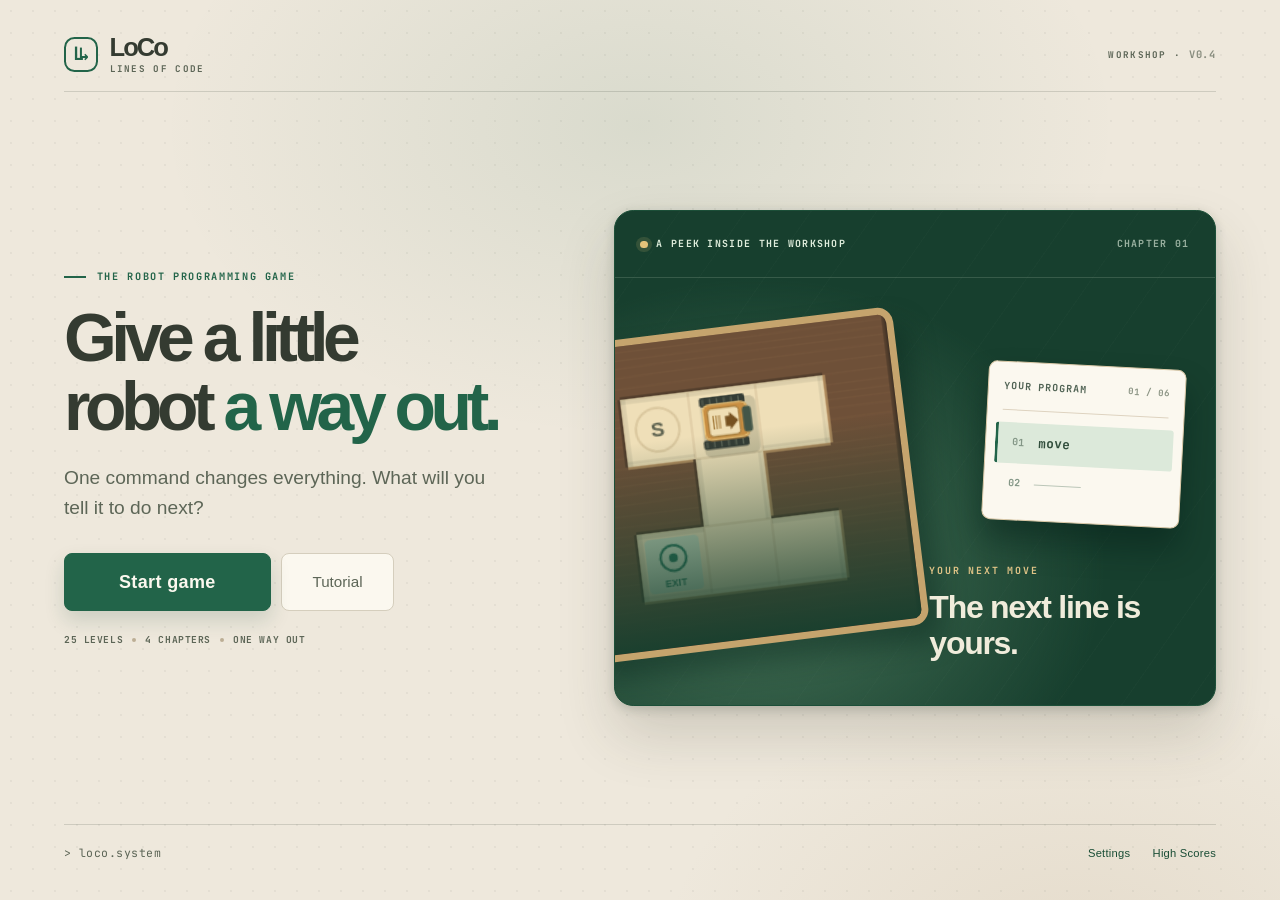
<file: index.html>
<!DOCTYPE html>
<html lang="en">
<head>
  <meta charset="UTF-8">
  <meta name="viewport" content="width=device-width, initial-scale=1.0">
  <meta name="theme-color" content="#eee8dc">
  <title>LoCo — Lines of Code</title>
  <link rel="preconnect" href="https://fonts.googleapis.com">
  <link rel="preconnect" href="https://fonts.gstatic.com" crossorigin>
  <link href="https://fonts.googleapis.com/css2?family=JetBrains+Mono:wght@400;700&display=swap" rel="stylesheet">
  <link rel="stylesheet" href="styles/main.css">
</head>
<body>
  <main id="app">
    <section id="screen-title" class="screen">
      <div class="title-card">
        <header class="title-masthead">
          <div class="title-identity">
            <span class="title-mark" aria-hidden="true">L↳</span>
            <div>
              <div class="title-wordmark">LoCo</div>
              <span class="title-identity-note">LINES OF CODE</span>
            </div>
          </div>
          <span class="title-version">WORKSHOP · <span class="version-mini"></span></span>
        </header>
        <div class="title-hero">
          <section class="title-intro" aria-labelledby="title-heading">
            <p class="title-eyebrow">THE ROBOT PROGRAMMING GAME</p>
            <h1 id="title-heading">Give a little robot <em>a way out.</em></h1>
            <p class="title-lead">One command changes everything. What will you tell it to do next?</p>
            <div class="title-actions">
              <button id="btn-play" class="btn btn-primary btn-large" data-module="maze">Start game</button>
              <button id="btn-tutorial" class="btn btn-secondary" data-module="tutorial">Tutorial</button>
            </div>
            <p class="title-meta"><span>25 LEVELS</span><i aria-hidden="true"></i><span>4 CHAPTERS</span><i aria-hidden="true"></i><span>ONE WAY OUT</span></p>
            <pre class="boot-log" hidden aria-live="polite"></pre>
          </section>
          <aside id="title-preview" class="title-preview" aria-labelledby="title-preview-heading" aria-describedby="title-preview-description">
            <div class="title-preview-header">
              <h2 id="title-preview-heading"><i aria-hidden="true"></i>A PEEK INSIDE THE WORKSHOP</h2>
              <span>CHAPTER 01</span>
            </div>
            <div class="title-preview-board-panel">
              <div class="canvas-wrap">
                <canvas id="title-preview-board" aria-hidden="true"></canvas>
              </div>
            </div>
            <div class="title-preview-program" aria-hidden="true">
              <div class="title-preview-program-head"><span>YOUR PROGRAM</span><span>01 / 06</span></div>
              <div id="title-preview-command" class="title-preview-line is-active"><span>01</span><b>move</b></div>
              <div class="title-preview-line title-preview-line-empty"><span>02</span><i></i></div>
            </div>
            <div class="title-preview-prompt" aria-hidden="true"><small>YOUR NEXT MOVE</small><strong>The next line is yours.</strong></div>
            <p id="title-preview-description" class="sr-only">A cropped glimpse of the Workshop shows a small brass robot on a walnut maze board. Its program has one move command and an empty second line for you to write.</p>
          </aside>
        </div>
      </div>
      <footer class="title-footer">
        <pre class="boot-ticker" aria-hidden="true"><span id="ticker-text"></span></pre>
        <nav class="tab-bar" aria-label="Main">
          <button class="tab" data-module="settings">Settings</button>
          <button class="tab" data-module="scores">High Scores</button>
        </nav>
      </footer>
    </section>

    <section id="screen-levels" class="screen hidden">
      <header class="screen-header">
        <button id="btn-title" class="btn btn-ghost">← Title</button>
        <h2>Choose a level</h2>
        <span class="spacer"></span>
      </header>
      <div id="level-list" class="level-list"></div>
    </section>

    <section id="screen-game" class="screen hidden">
      <header class="screen-header">
        <span class="game-brand" aria-label="LoCo">LoCo</span>
        <button id="btn-back" class="btn btn-ghost">← Levels</button>
        <h2 id="level-name"></h2>
        <span id="level-progress" class="level-progress"></span>
      </header>
      <div id="tutorial-hints" class="tutorial-hints hidden">
        <p id="tutorial-hint-text" role="status" aria-live="polite" aria-atomic="true"></p>
        <button id="btn-tutorial-skip" type="button" class="btn btn-ghost btn-small">Skip tutorial</button>
      </div>
      <div id="tutorial-tour" class="hidden">
        <div class="tutorial-tour-blocker" aria-hidden="true"></div>
        <div id="tutorial-spotlight" class="tutorial-spotlight" aria-hidden="true"></div>
        <section id="tutorial-tour-card" class="tutorial-tour-card" role="dialog" aria-modal="true"
                 aria-labelledby="tutorial-tour-title" aria-describedby="tutorial-tour-copy">
          <p id="tutorial-tour-progress" class="tutorial-tour-progress"></p>
          <h3 id="tutorial-tour-title" tabindex="-1"></h3>
          <p id="tutorial-tour-copy"></p>
          <div class="tutorial-tour-actions">
            <button id="btn-tour-skip" type="button" class="btn btn-ghost">Skip guide</button>
            <button id="btn-tour-back" type="button" class="btn btn-secondary">Back</button>
            <button id="btn-tour-next" type="button" class="btn btn-primary">Next</button>
          </div>
        </section>
      </div>
      <p id="tutorial-board-description" class="sr-only">A short practice maze. The robot starts near the upper left, facing right. The corridor goes right, down, then right to the exit.</p>
      <p id="example-board-description" class="sr-only"></p>
      <div class="sensor-summary">
        <p id="sensor-note" class="sensor-note hidden">Front wall sensor fitted. Detects the next tile ahead; holes are not walls. Does not brake automatically.</p>
        <p id="sensor-reading" class="sensor-reading" role="status" aria-live="polite" aria-atomic="true" data-phase="unavailable" data-blocked="unknown" hidden></p>
      </div>
      <div class="game-layout">
        <div class="world-panel">
          <div class="board-panel">
          <div id="board-controls" class="board-controls" role="group" aria-label="Map navigation">
            <button type="button" data-camera="out" aria-label="Zoom out">−</button>
            <output aria-label="Map zoom" aria-live="off">100%</output>
            <button type="button" data-camera="in" aria-label="Zoom in">+</button>
            <button type="button" data-camera="fit">Fit map</button>
            <button type="button" data-camera="follow" aria-pressed="false">Follow robot</button>
          </div>
          <p id="board-navigation-help" class="sr-only">Drag to pan, pinch or scroll to zoom. With the board focused, use arrow keys to pan, plus and minus to zoom, Home to fit the map, and F to follow the robot. Panning pauses following.</p>
          <div class="canvas-wrap">
            <canvas id="board" tabindex="0" aria-label="Maze board" aria-details="board-navigation-help" aria-describedby="sensor-note sensor-reading"></canvas>
            <div id="result-overlay" class="result-overlay hidden">
              <p id="result-text" class="result-text"></p>
              <div class="result-actions">
                <button id="btn-retry" class="btn btn-primary">Retry</button>
                <button id="btn-next" class="btn btn-primary hidden">Next level</button>
              </div>
            </div>
          </div>
          </div>
          <div class="board-legend" aria-label="Board legend">
            <span><i class="legend-wall" aria-hidden="true"></i>Wall</span>
            <span><i class="legend-hole" aria-hidden="true"></i>Hole</span>
            <span><i class="legend-exit" aria-hidden="true"></i>Exit</span>
          </div>
          <section id="equipment-card" class="equipment-card" aria-label="Robot equipment">
            <canvas id="equipment-portrait" width="78" height="78" aria-hidden="true"></canvas>
            <div class="equipment-copy">
              <span id="equipment-label" class="equipment-label">EQUIPMENT</span>
              <h3 id="equipment-name">No sensor fitted</h3>
              <p id="equipment-description">This level has no front wall sensor.</p>
            </div>
            <div class="equipment-state">
              <span class="equipment-reading-label">CURRENT READING</span>
              <p id="equipment-reading" class="sensor-reading" data-phase="unavailable" data-blocked="unknown">No sensor fitted</p>
            </div>
          </section>
        </div>
        <aside class="side-panel sheet is-collapsed" id="sheet">
          <div class="sheet-grip" id="sheet-grip">
            <button type="button" class="sheet-chevron" id="sheet-chevron"
                    aria-expanded="false" aria-controls="sheet-body"
                    aria-label="Toggle the program panel">▲</button>
          </div>
          <div class="sheet-peek" id="sheet-peek">
            <button type="button" class="btn btn-primary" id="btn-run-peek" data-role="run">▶ Run</button>
            <button type="button" class="btn btn-secondary" id="btn-reset-peek" data-role="reset">Reset</button>
            <span class="memory-count" id="memory-count-peek" data-role="memory-count"></span>
          </div>
          <div class="sheet-body" id="sheet-body">
            <div class="panel-section">
              <h3>Commands</h3>
              <div id="palette" class="palette"></div>
            </div>
            <div class="panel-section">
              <h3>Your program <span id="memory-count" class="memory-count"></span></h3>
              <div id="program" class="program"></div>
              <button id="btn-clear" class="btn btn-ghost btn-small">Clear program</button>
            </div>
            <div class="panel-section controls">
              <button id="btn-run" class="btn btn-primary" data-role="run">▶ Run</button>
              <button id="btn-reset" class="btn btn-secondary" data-role="reset">Reset</button>
              <div id="speed" class="speed">
                <div class="speed-heading">
                  <label for="speed-slider">Run speed</label>
                  <output id="speed-value" for="speed-slider" aria-live="off">1×</output>
                </div>
                <input id="speed-slider" type="range" min="0" max="4" step="1" value="1"
                       aria-valuetext="1 times">
                <div class="speed-stops" aria-hidden="true">
                  <span>0.5×</span><span>1×</span><span>2×</span><span>4×</span><span>8×</span>
                </div>
              </div>
            </div>
          </div>
        </aside>
      </div>
    </section>
  </main>
  <script type="module" src="src/main.js"></script>
</body>
</html>
</file>
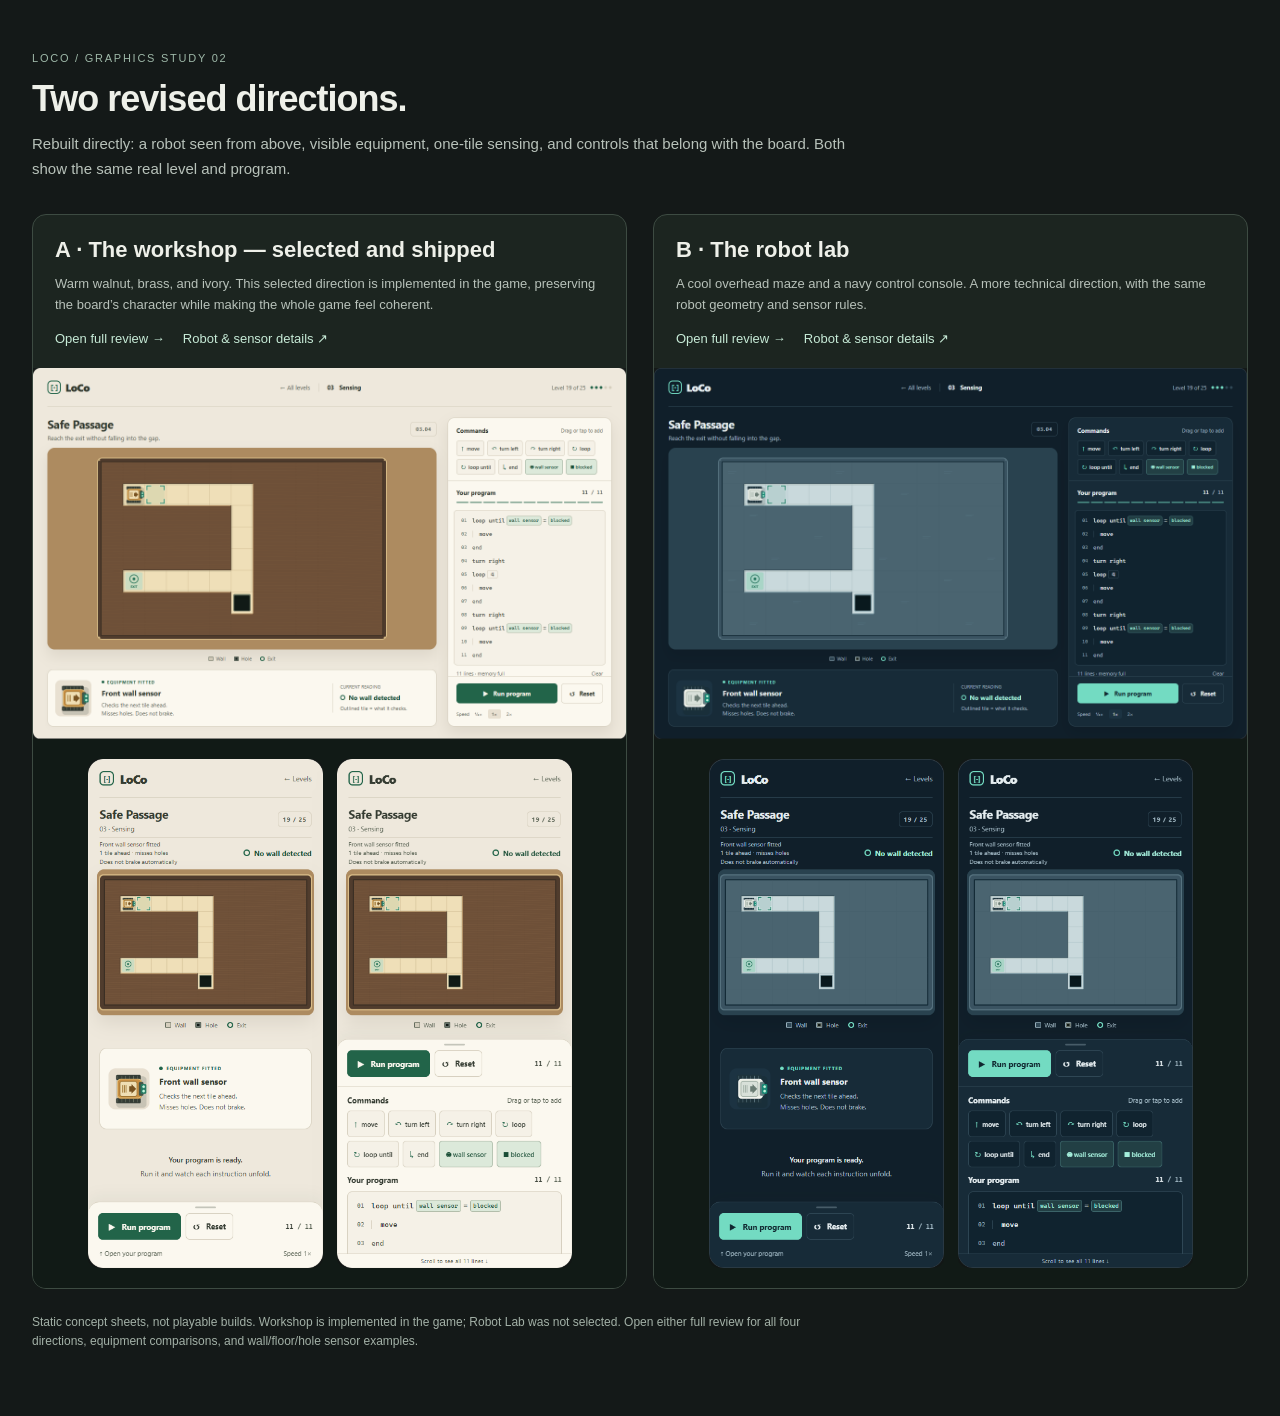
<file: docs/reference/graphics-2026/index.html>
<!doctype html>
<html lang="en"><head><meta charset="utf-8"><meta name="viewport" content="width=device-width,initial-scale=1"><title>LoCo — revised graphics concepts</title><style>
*{box-sizing:border-box}body{margin:0;background:#141918;color:#eef0e9;font-family:"Segoe UI",Arial,sans-serif}main{max-width:1480px;margin:auto;padding:48px 32px 64px}header{margin-bottom:32px}small{letter-spacing:.16em;color:#9eb8a8;text-transform:uppercase;font-size:11px}h1{font-size:36px;letter-spacing:-1px;font-weight:650;margin:12px 0}p{font-size:15px;line-height:1.65;color:#b8c2ba;max-width:820px;margin:0}.grid{display:grid;grid-template-columns:1fr 1fr;gap:26px}article{border:1px solid #3d4b42;border-radius:14px;overflow:hidden;background:#1c2520}.text{padding:22px}h2{font-size:22px;margin:0 0 10px;font-weight:600}article p{font-size:13px}img{display:block;width:100%;height:auto}a{color:#c7ebd7;text-decoration:none}a:hover{text-decoration:underline}.links{display:flex;gap:18px;margin-top:16px;font-size:13px}.phones{display:flex;gap:14px;padding:20px;background:#111a16;align-items:start;justify-content:center}.phones a{width:calc(50% - 7px);max-width:235px}.phones img{border-radius:10px}.note{margin-top:24px;font-size:12px;color:#a3b1a7}@media(max-width:900px){.grid{grid-template-columns:1fr}main{padding:28px 18px}h1{font-size:30px}}
</style></head><body><main><header><small>LoCo / Graphics study 02</small><h1>Two revised directions.</h1><p>Rebuilt directly: a robot seen from above, visible equipment, one-tile sensing, and controls that belong with the board. Both show the same real level and program.</p></header><div class="grid"><article><div class="text"><h2>A · The workshop — selected and shipped</h2><p>Warm walnut, brass, and ivory. This selected direction is implemented in the game, preserving the board’s character while making the whole game feel coherent.</p><div class="links"><a href="warm.html">Open full review →</a><a href="v2/warm-details.png">Robot & sensor details ↗</a></div></div><a href="warm.html"><img src="v2/warm-desktop.png" alt="Workshop desktop concept"></a><div class="phones"><a href="v2/warm-phone-collapsed.png"><img src="v2/warm-phone-collapsed.png" alt="Workshop phone with program collapsed"></a><a href="v2/warm-phone-expanded.png"><img src="v2/warm-phone-expanded.png" alt="Workshop phone with program expanded"></a></div></article><article><div class="text"><h2>B · The robot lab</h2><p>A cool overhead maze and a navy control console. A more technical direction, with the same robot geometry and sensor rules.</p><div class="links"><a href="clean.html">Open full review →</a><a href="v2/clean-details.png">Robot & sensor details ↗</a></div></div><a href="clean.html"><img src="v2/clean-desktop.png" alt="Robot lab desktop concept"></a><div class="phones"><a href="v2/clean-phone-collapsed.png"><img src="v2/clean-phone-collapsed.png" alt="Robot lab phone with program collapsed"></a><a href="v2/clean-phone-expanded.png"><img src="v2/clean-phone-expanded.png" alt="Robot lab phone with program expanded"></a></div></article></div><p class="note">Static concept sheets, not playable builds. Workshop is implemented in the game; Robot Lab was not selected. Open either full review for all four directions, equipment comparisons, and wall/floor/hole sensor examples.</p></main></body></html>
</file>
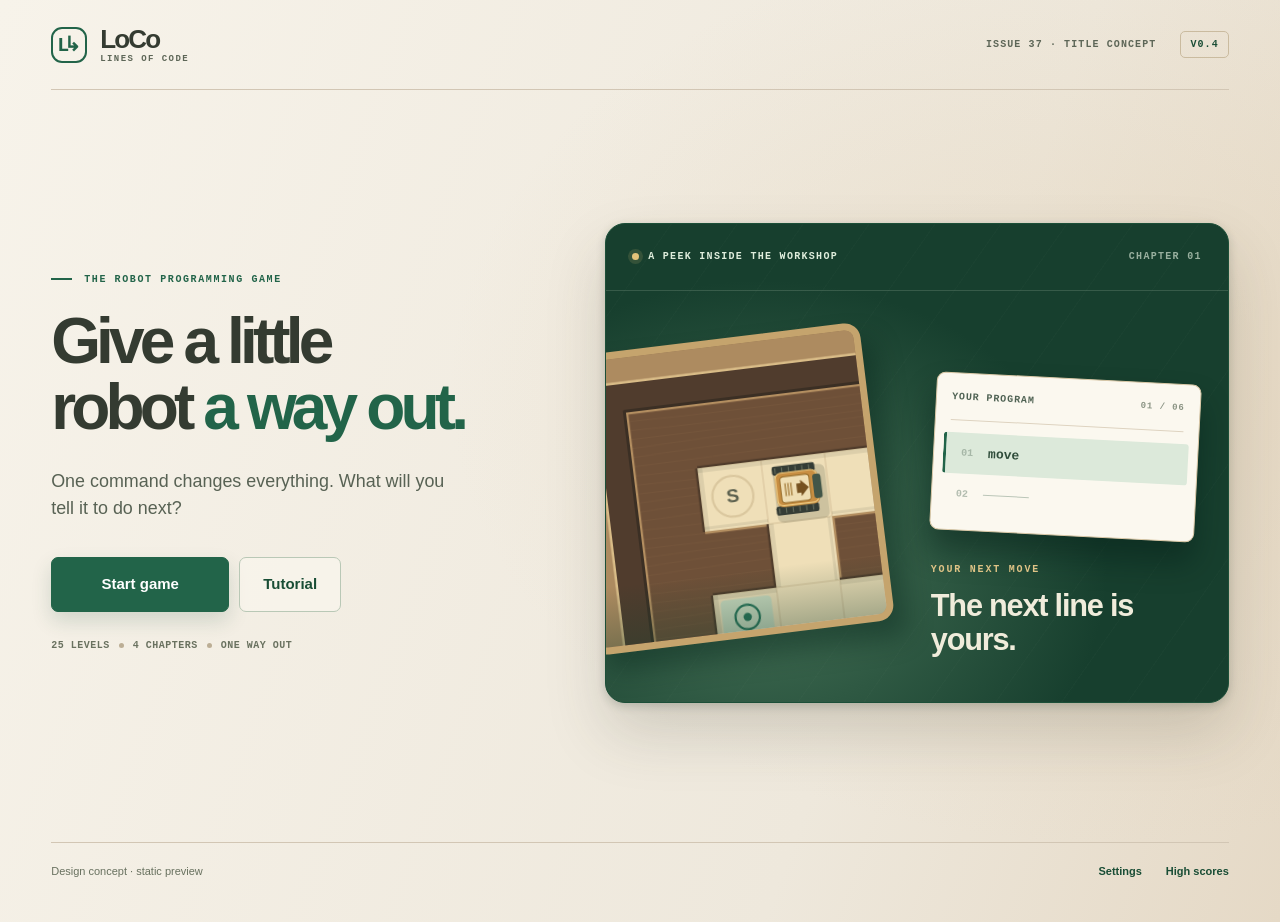
<file: docs/reference/issue-37-title-concept.html>
<!doctype html>
<html lang="en">
<head>
  <meta charset="utf-8">
  <meta name="viewport" content="width=device-width, initial-scale=1">
  <title>LoCo · Title screen concept for issue 37</title>
  <link rel="stylesheet" href="../../styles/main.css">
  <style>
    body { min-width: 0; }
    .concept {
      min-height: 100svh;
      padding: 0 clamp(20px, 4vw, 64px) max(22px, env(safe-area-inset-bottom));
      color: var(--text);
      background: radial-gradient(60rem 42rem at 86% 42%, #ddc9aa60, transparent 68%), linear-gradient(110deg, #f7f3ea, #eee8dc 68%, #e5d9c6);
    }
    .shell { width: min(100%, 1440px); min-height: 100svh; margin: auto; display: flex; flex-direction: column; }
    .masthead { min-height: 90px; display: flex; align-items: center; justify-content: space-between; gap: 20px; border-bottom: 1px solid #d2c6b4; }
    .identity { display: flex; align-items: center; gap: 13px; }
    .mark { width: 36px; height: 36px; display: grid; place-items: center; padding-right: 5px; border: 2px solid var(--accent); border-radius: 11px; color: var(--accent); font: 700 20px var(--font-mono); letter-spacing: -5px; }
    .wordmark { font-size: 26px; font-weight: 800; letter-spacing: -.07em; line-height: 1; }
    .identity small { display: block; margin-top: 2px; color: var(--muted); font: 600 9px var(--font-mono); letter-spacing: .16em; }
    .masthead-note { display: flex; align-items: center; gap: 24px; color: var(--muted); font: 600 10px var(--font-mono); letter-spacing: .11em; text-transform: uppercase; }
    .masthead-note b { padding: 7px 9px; border: 1px solid #cabb9f; border-radius: 5px; color: var(--accent-ink); font-weight: 700; }
    .hero { flex: 1; display: grid; grid-template-columns: minmax(0, .88fr) minmax(0, 1.12fr); gap: clamp(35px, 5vw, 86px); align-items: center; padding: 55px 0 62px; }
    .intro { max-width: 525px; }
    .eyebrow { display: flex; align-items: center; gap: 12px; margin-bottom: 24px; color: var(--accent); font: 700 10px var(--font-mono); letter-spacing: .16em; }
    .eyebrow::before { content: ""; width: 21px; height: 2px; background: var(--accent); }
    .intro h1 { font-size: clamp(50px, 5vw, 82px); font-weight: 750; letter-spacing: -.076em; line-height: 1.03; text-wrap: balance; }
    .intro h1 em { color: var(--accent); font-style: normal; }
    .lead { max-width: 410px; margin-top: 27px; color: #586254; font-size: clamp(16px, 1.4vw, 20px); line-height: 1.55; }
    .actions { display: flex; flex-wrap: wrap; gap: 10px; margin-top: 34px; }
    .action { min-height: 55px; display: inline-flex; align-items: center; justify-content: center; padding: 0 23px; border-radius: 7px; font-size: 15px; font-weight: 700; cursor: default; }
    .action-primary { min-width: 178px; background: var(--accent); color: #fff; border: 1px solid var(--accent); box-shadow: 0 9px 20px #194d3529; }
    .action-secondary { background: #fbf8ef91; color: var(--accent-ink); border: 1px solid #b9c8b6; }
    .meta { display: flex; align-items: center; gap: 9px; margin-top: 28px; color: #69715f; font: 600 10px var(--font-mono); letter-spacing: .05em; }
    .meta i { width: 5px; height: 5px; border-radius: 50%; background: #bcae95; }
    .teaser { position: relative; height: 480px; min-width: 0; overflow: hidden; isolation: isolate; border: 1px solid #1c4f38; border-radius: 20px; background: radial-gradient(30rem 25rem at 25% 72%, #467257, transparent 72%), #173f2e; box-shadow: 0 30px 60px #3c3e2b2d, 0 3px 10px #172c2030; }
    .teaser::before { content: ""; position: absolute; inset: 0; z-index: -1; opacity: .22; background: repeating-linear-gradient(125deg, transparent 0 53px, #a8bda31a 53px 54px); }
    .teaser-head { position: absolute; z-index: 2; inset: 0 0 auto; height: 67px; display: flex; align-items: center; justify-content: space-between; gap: 12px; padding: 0 26px; border-bottom: 1px solid #aac1aa38; color: #dfeddc; font: 700 10px var(--font-mono); letter-spacing: .13em; }
    .teaser-head span:first-child { display: flex; align-items: center; gap: 9px; }
    .teaser-head i { width: 7px; height: 7px; border-radius: 50%; background: #e4c279; box-shadow: 0 0 0 4px #e4c27924; }
    .teaser-head span:last-child { opacity: .65; }
    .board-fragment { position: absolute; left: -32px; top: 115px; width: 304px; height: 300px; overflow: hidden; transform: rotate(-7deg); border: 7px solid #c5a46d; border-radius: 16px; background: #ad8b60; box-shadow: 12px 18px 26px #001c1560, inset 0 2px 8px #4f3a2345; }
    .board-panel { width: 430px; height: 430px; display: grid; place-items: center; padding: 0; background: #ad8b60; }
    .canvas-wrap { display: grid; place-items: center; }
    .canvas-wrap canvas { display: block; }
    .board-fragment::after { content: ""; position: absolute; inset: auto 0 0; height: 60px; background: linear-gradient(transparent, #173f2e55); pointer-events: none; }
    .program-slip { position: absolute; z-index: 2; right: 30px; top: 154px; width: 265px; padding: 0 15px 15px; transform: rotate(3deg); border: 1px solid #dbc9a8; border-radius: 9px; background: #fbf8ef; box-shadow: 0 20px 30px #051e1770; }
    .slip-top { height: 47px; display: flex; align-items: center; justify-content: space-between; gap: 8px; border-bottom: 1px solid #ded3c0; color: #4f6253; font: 700 10px var(--font-mono); letter-spacing: .09em; }
    .slip-top span:last-child { color: #8b9484; font-size: 9px; }
    .slip-line { height: 41px; display: flex; align-items: center; gap: 15px; padding: 0 9px; color: #304d3b; font: 700 13px var(--font-mono); }
    .slip-line.active { margin: 12px -6px 0; padding-left: 15px; border-left: 3px solid var(--accent); border-radius: 3px; background: #dce9da; }
    .slip-line .line-no { color: #839686; font-size: 10px; }
    .slip-line.blank { color: #aab3a4; }
    .slip-line.blank span:last-child { width: 46px; border-bottom: 1px solid #bbc6b8; }
    .teaser-prompt { position: absolute; z-index: 2; right: 33px; bottom: 44px; width: 264px; color: #f0ecdb; }
    .teaser-prompt small { color: #dfc386; font: 700 10px var(--font-mono); letter-spacing: .18em; }
    .teaser-prompt strong { display: block; margin-top: 10px; font-size: clamp(23px, 2.4vw, 34px); font-weight: 650; letter-spacing: -.04em; line-height: 1.12; }
    .footer { min-height: 58px; display: flex; align-items: center; justify-content: space-between; gap: 12px; border-top: 1px solid #d2c6b4; color: #68715f; font-size: 11px; }
    .footer nav { display: flex; gap: 24px; }
    .footer nav span { color: var(--accent-ink); font-weight: 600; }
    @media (max-width: 1100px) {
      .hero { gap: 25px; }
      .intro h1 { font-size: clamp(45px, 5vw, 68px); }
      .teaser { height: 430px; }
      .board-fragment { left: -70px; top: 96px; }
      .program-slip { right: 15px; width: 220px; }
      .teaser-prompt { right: 20px; bottom: 32px; width: 205px; }
    }
    @media (max-width: 760px) {
      .concept { padding-inline: 18px; }
      .masthead { min-height: 64px; }
      .mark { width: 29px; height: 29px; border-radius: 8px; font-size: 16px; }
      .wordmark { font-size: 21px; }
      .identity small { font-size: 7px; }
      .masthead-note > span { display: none; }
      .hero { display: flex; flex-direction: column; align-items: stretch; gap: 27px; padding: 30px 0 28px; }
      .intro { max-width: none; }
      .eyebrow { margin-bottom: 15px; font-size: 9px; }
      .intro h1 { max-width: 500px; font-size: clamp(39px, 10.4vw, 60px); line-height: 1.04; }
      .lead { margin-top: 14px; font-size: 14px; line-height: 1.45; }
      .actions { flex-wrap: nowrap; margin-top: 21px; }
      .action { min-height: 49px; padding: 0 16px; font-size: 13px; }
      .action-primary { min-width: 0; flex: 1; }
      .meta { margin-top: 14px; font-size: 9px; }
      .teaser { height: 318px; border-radius: 14px; }
      .teaser-head { height: 44px; padding: 0 15px; font-size: 8px; }
      .board-fragment { top: 79px; left: -56px; width: 212px; height: 190px; border-width: 5px; border-radius: 10px; }
      .board-panel { width: 310px; height: 310px; }
      .program-slip { top: 91px; right: 13px; width: 165px; padding: 0 8px 8px; border-radius: 6px; }
      .slip-top { height: 32px; font-size: 7px; }
      .slip-top span:last-child { font-size: 7px; }
      .slip-line { height: 30px; gap: 8px; padding: 0 5px; font-size: 10px; }
      .slip-line.active { margin: 7px -3px 0; padding-left: 8px; }
      .slip-line .line-no { font-size: 8px; }
      .teaser-prompt { right: 14px; bottom: 22px; width: 165px; }
      .teaser-prompt small { font-size: 8px; }
      .teaser-prompt strong { font-size: 22px; }
      .footer { min-height: 47px; font-size: 9px; }
      .footer nav { gap: 10px; }
    }
    @media (max-width: 350px) {
      .concept { padding-inline: 14px; }
      .intro h1 { font-size: 39px; }
      .lead { font-size: 13px; }
      .action { font-size: 12px; padding: 0 12px; }
      .teaser { height: 300px; }
      .board-fragment { left: -75px; top: 75px; }
      .program-slip { right: 8px; width: 150px; }
      .teaser-prompt { right: 9px; width: 150px; }
      .teaser-prompt strong { font-size: 20px; }
    }
  </style>
</head>
<body>
  <div class="concept">
    <div class="shell">
      <header class="masthead">
        <div class="identity"><span class="mark" aria-hidden="true">L↳</span><div><div class="wordmark">LoCo</div><small>LINES OF CODE</small></div></div>
        <div class="masthead-note"><span>Issue 37 · title concept</span><b>v0.4</b></div>
      </header>
      <main class="hero">
        <section class="intro">
          <p class="eyebrow">THE ROBOT PROGRAMMING GAME</p>
          <h1>Give a little robot <em>a way out.</em></h1>
          <p class="lead">One command changes everything. What will you tell it to do next?</p>
          <div class="actions"><button class="action action-primary" type="button">Start game</button><button class="action action-secondary" type="button">Tutorial</button></div>
          <div class="meta"><span>25 LEVELS</span><i></i><span>4 CHAPTERS</span><i></i><span>ONE WAY OUT</span></div>
        </section>
        <section class="teaser" aria-label="A glimpse of the Workshop: brass robot on a cropped walnut maze board, beside a program with one move command and an empty second line">
          <div class="teaser-head"><span><i></i> A PEEK INSIDE THE WORKSHOP</span><span>CHAPTER 01</span></div>
          <div class="board-fragment"><div class="board-panel"><div class="canvas-wrap"><canvas id="preview-board" aria-hidden="true"></canvas></div></div></div>
          <div class="program-slip" aria-hidden="true"><div class="slip-top"><span>YOUR PROGRAM</span><span>01 / 06</span></div><div class="slip-line active"><span class="line-no">01</span><span>move</span></div><div class="slip-line blank"><span class="line-no">02</span><span></span></div></div>
          <div class="teaser-prompt"><small>YOUR NEXT MOVE</small><strong>The next line is yours.</strong></div>
        </section>
      </main>
      <footer class="footer"><span>Design concept · static preview</span><nav aria-label="Concept of title footer"><span>Settings</span><span>High scores</span></nav></footer>
    </div>
  </div>
  <script type="module">
    import { chapter1 } from '../../src/levels/chapter1.js';
    import { createLevelState } from '../../src/game/state.js';
    import { createScene } from '../../src/render/scene.js';
    const state = createLevelState(chapter1.find(level => level.id === 'ch1-02'));
    state.robot = { x: 2, y: 1, dir: 'E' };
    createScene({ canvas: document.getElementById('preview-board') }).render(state);
  </script>
</body>
</html>
</file>
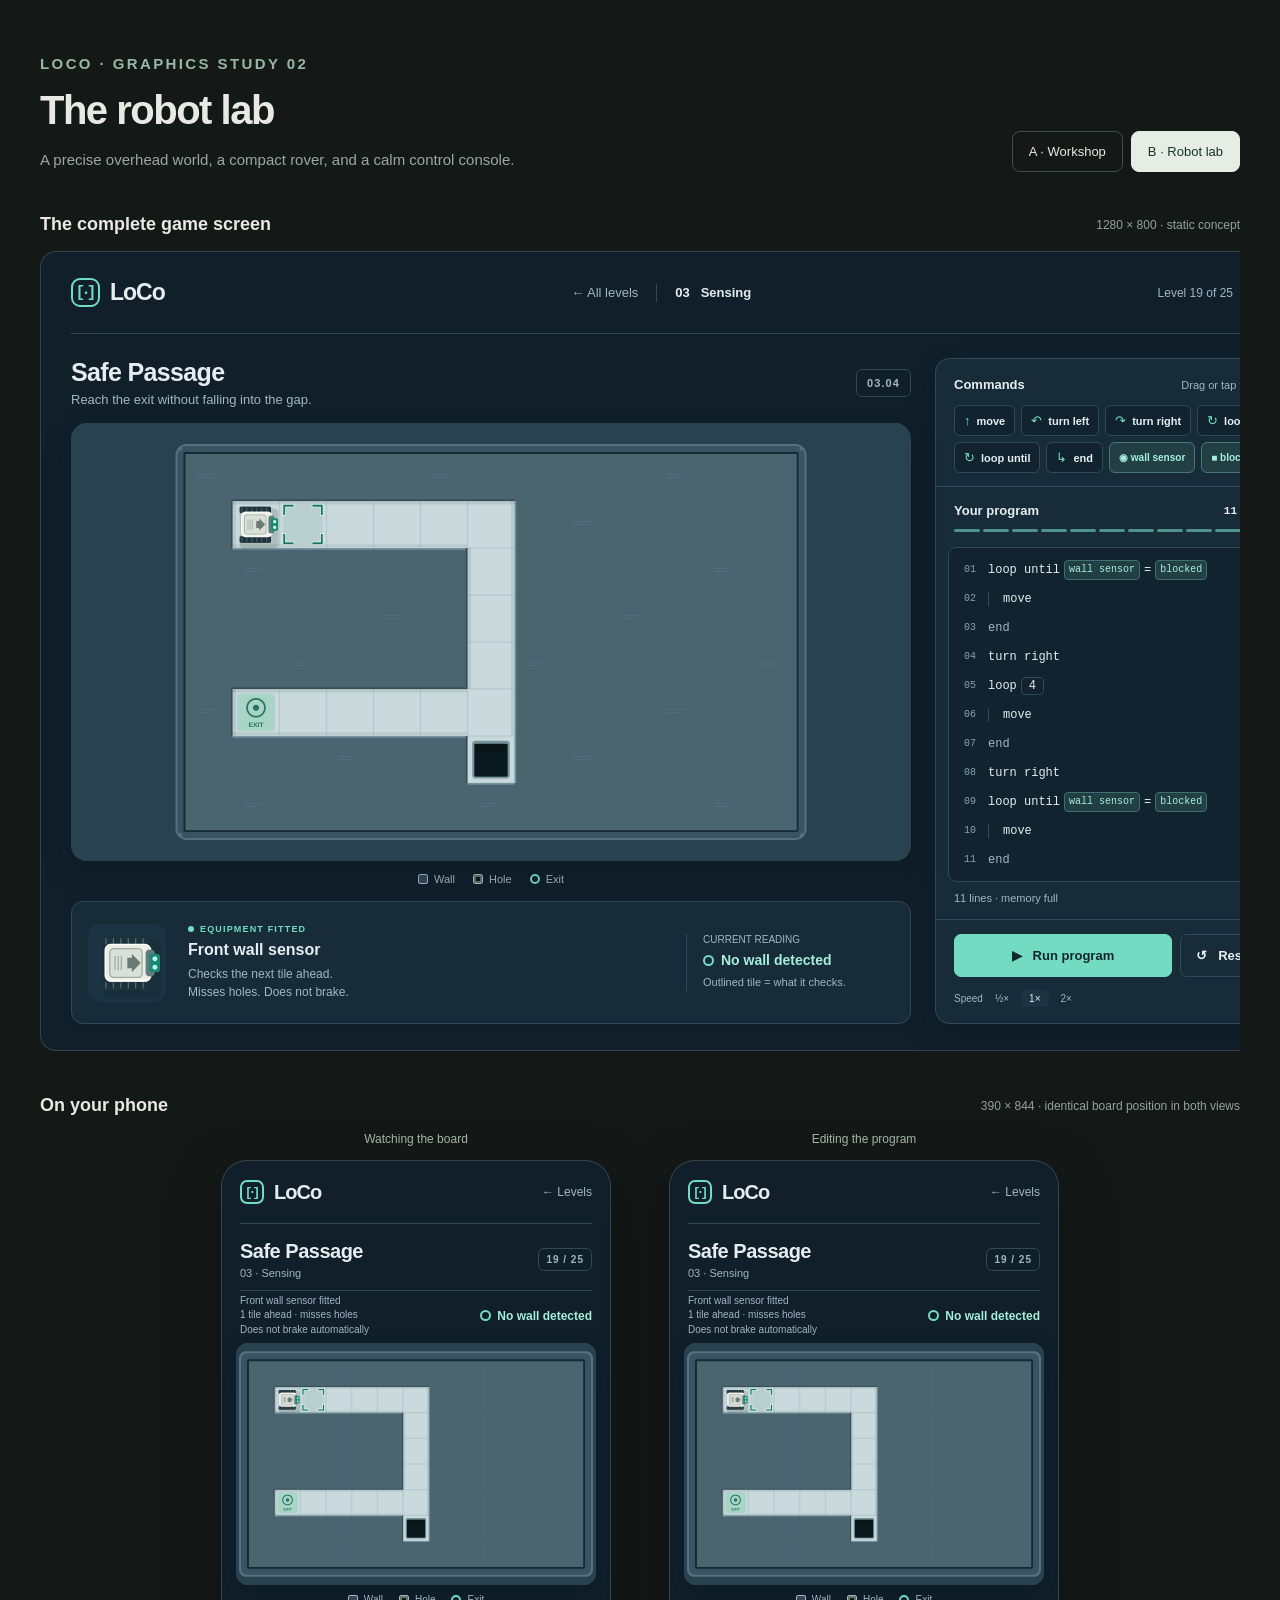
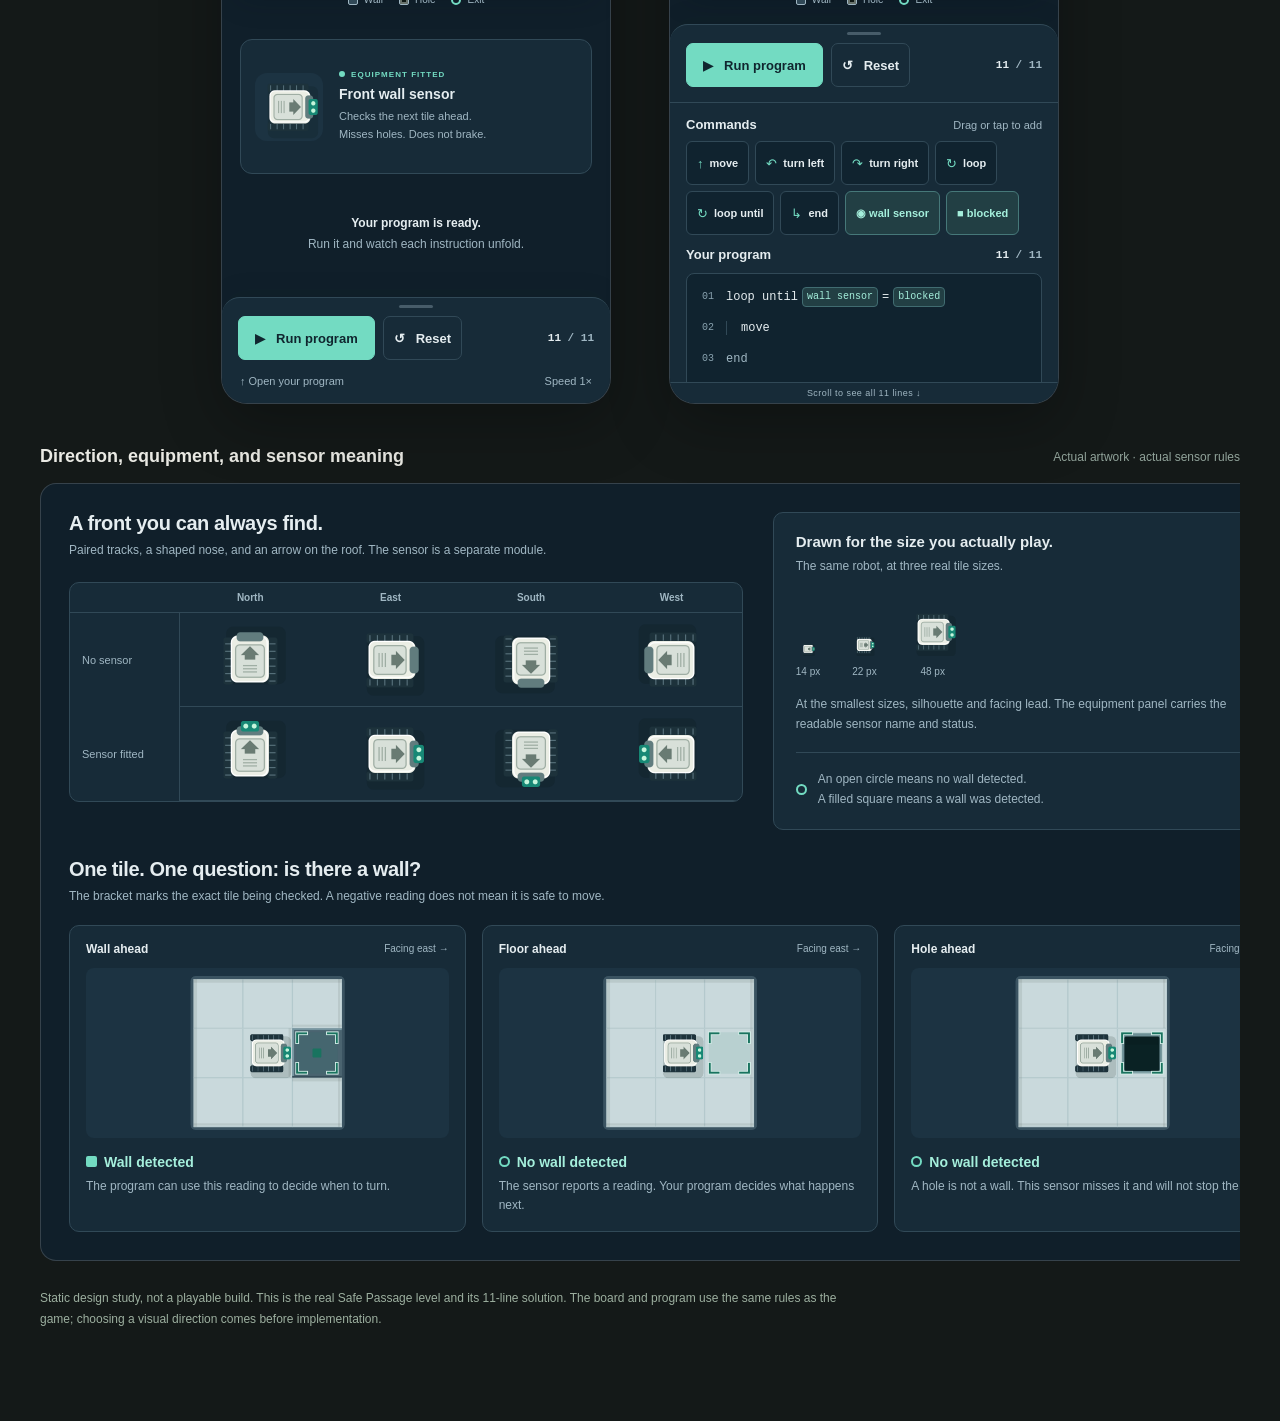
<file: docs/reference/graphics-2026/clean.html>
<!doctype html><html lang="en"><head><meta charset="utf-8"><meta name="viewport" content="width=device-width,initial-scale=1"><title>LoCo · The robot lab</title><link rel="stylesheet" href="v2/concepts.css"></head><body data-theme="clean"><div id="app"></div><script src="v2/concepts.js"></script></body></html>
</file>
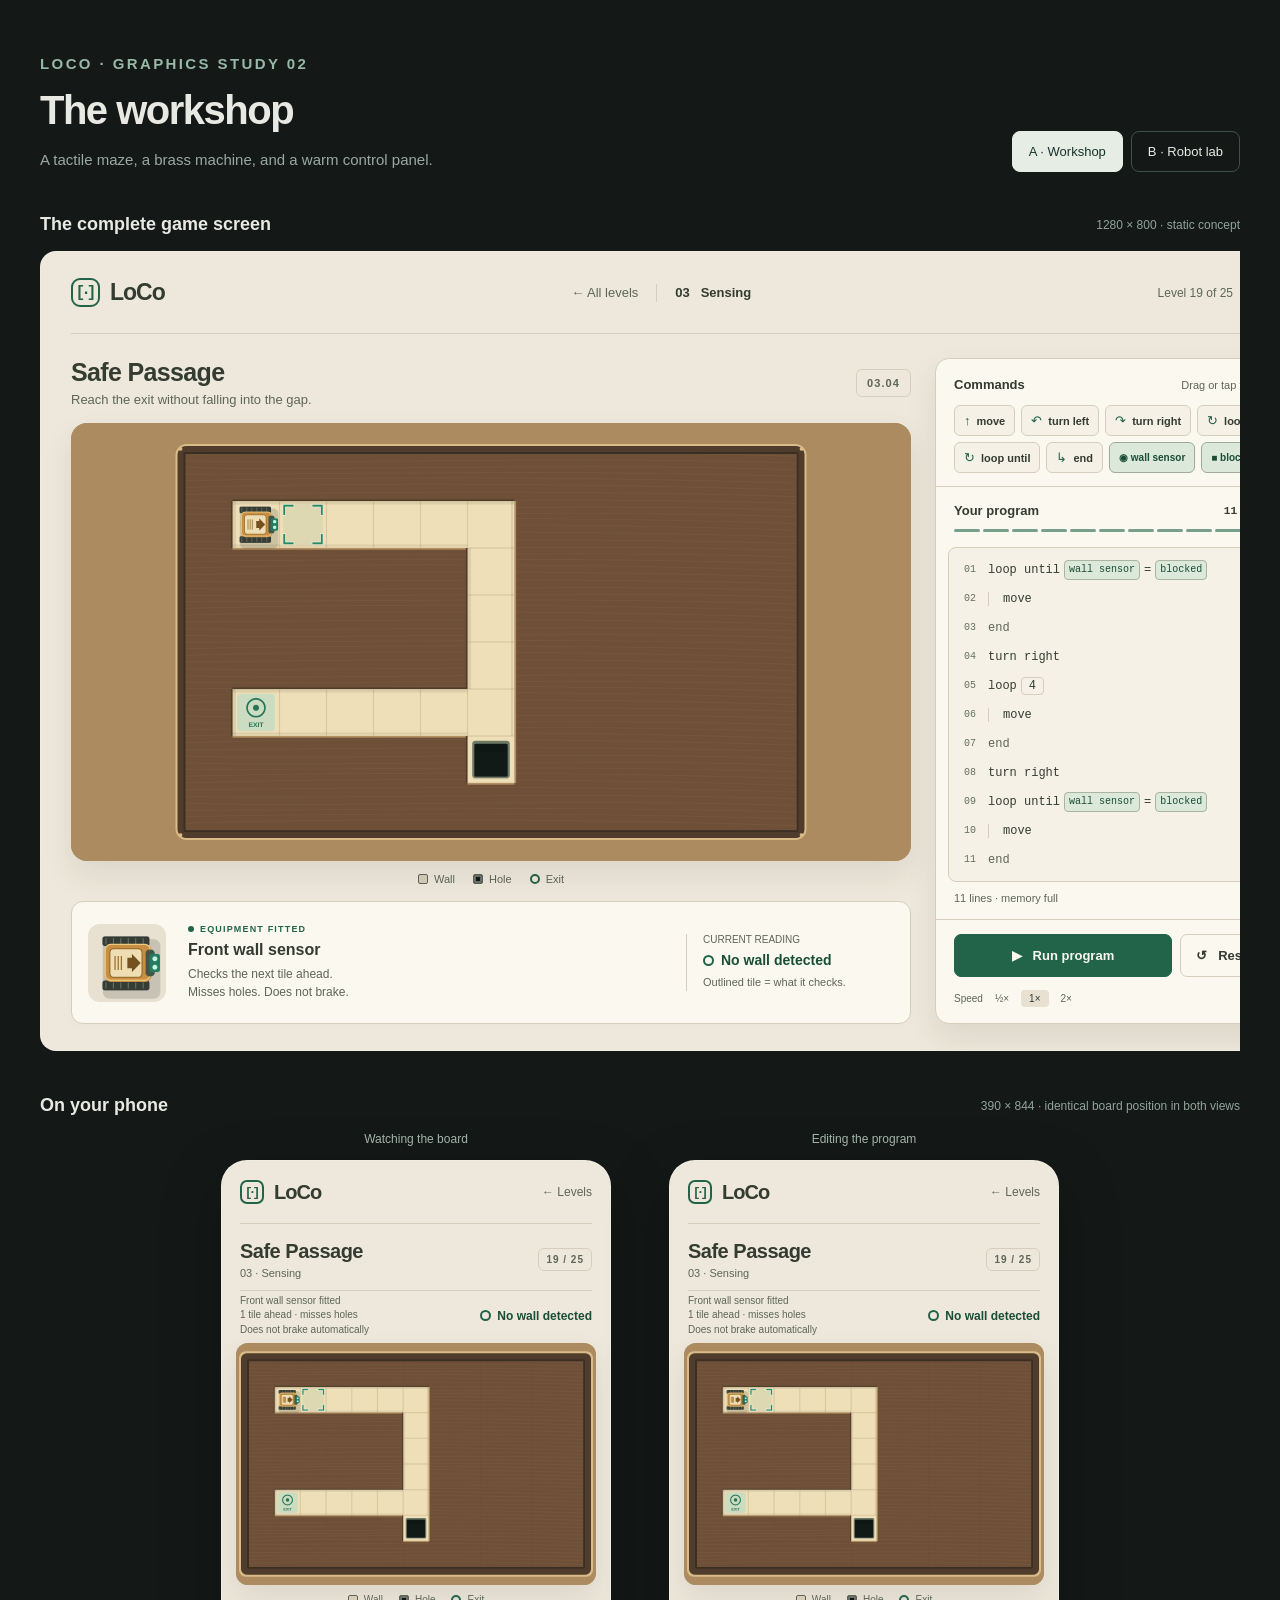
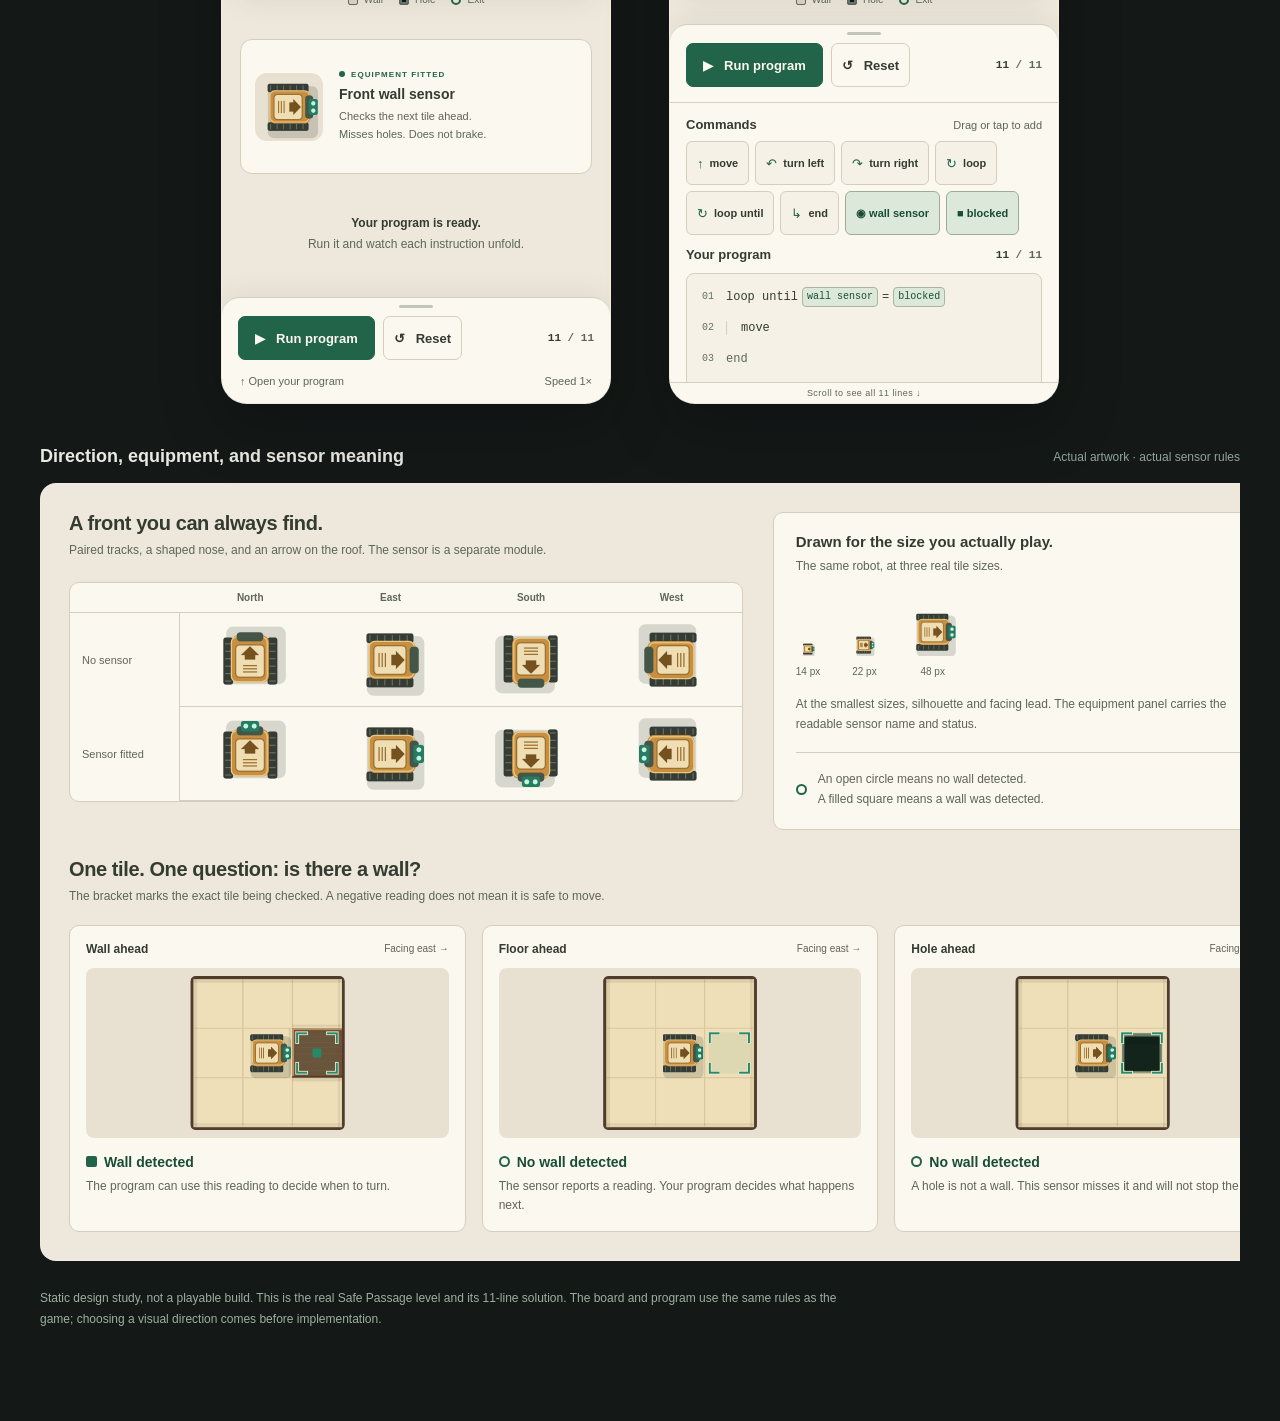
<file: docs/reference/graphics-2026/warm.html>
<!doctype html><html lang="en"><head><meta charset="utf-8"><meta name="viewport" content="width=device-width,initial-scale=1"><title>LoCo · The workshop</title><link rel="stylesheet" href="v2/concepts.css"></head><body data-theme="warm"><div id="app"></div><script src="v2/concepts.js"></script></body></html>
</file>
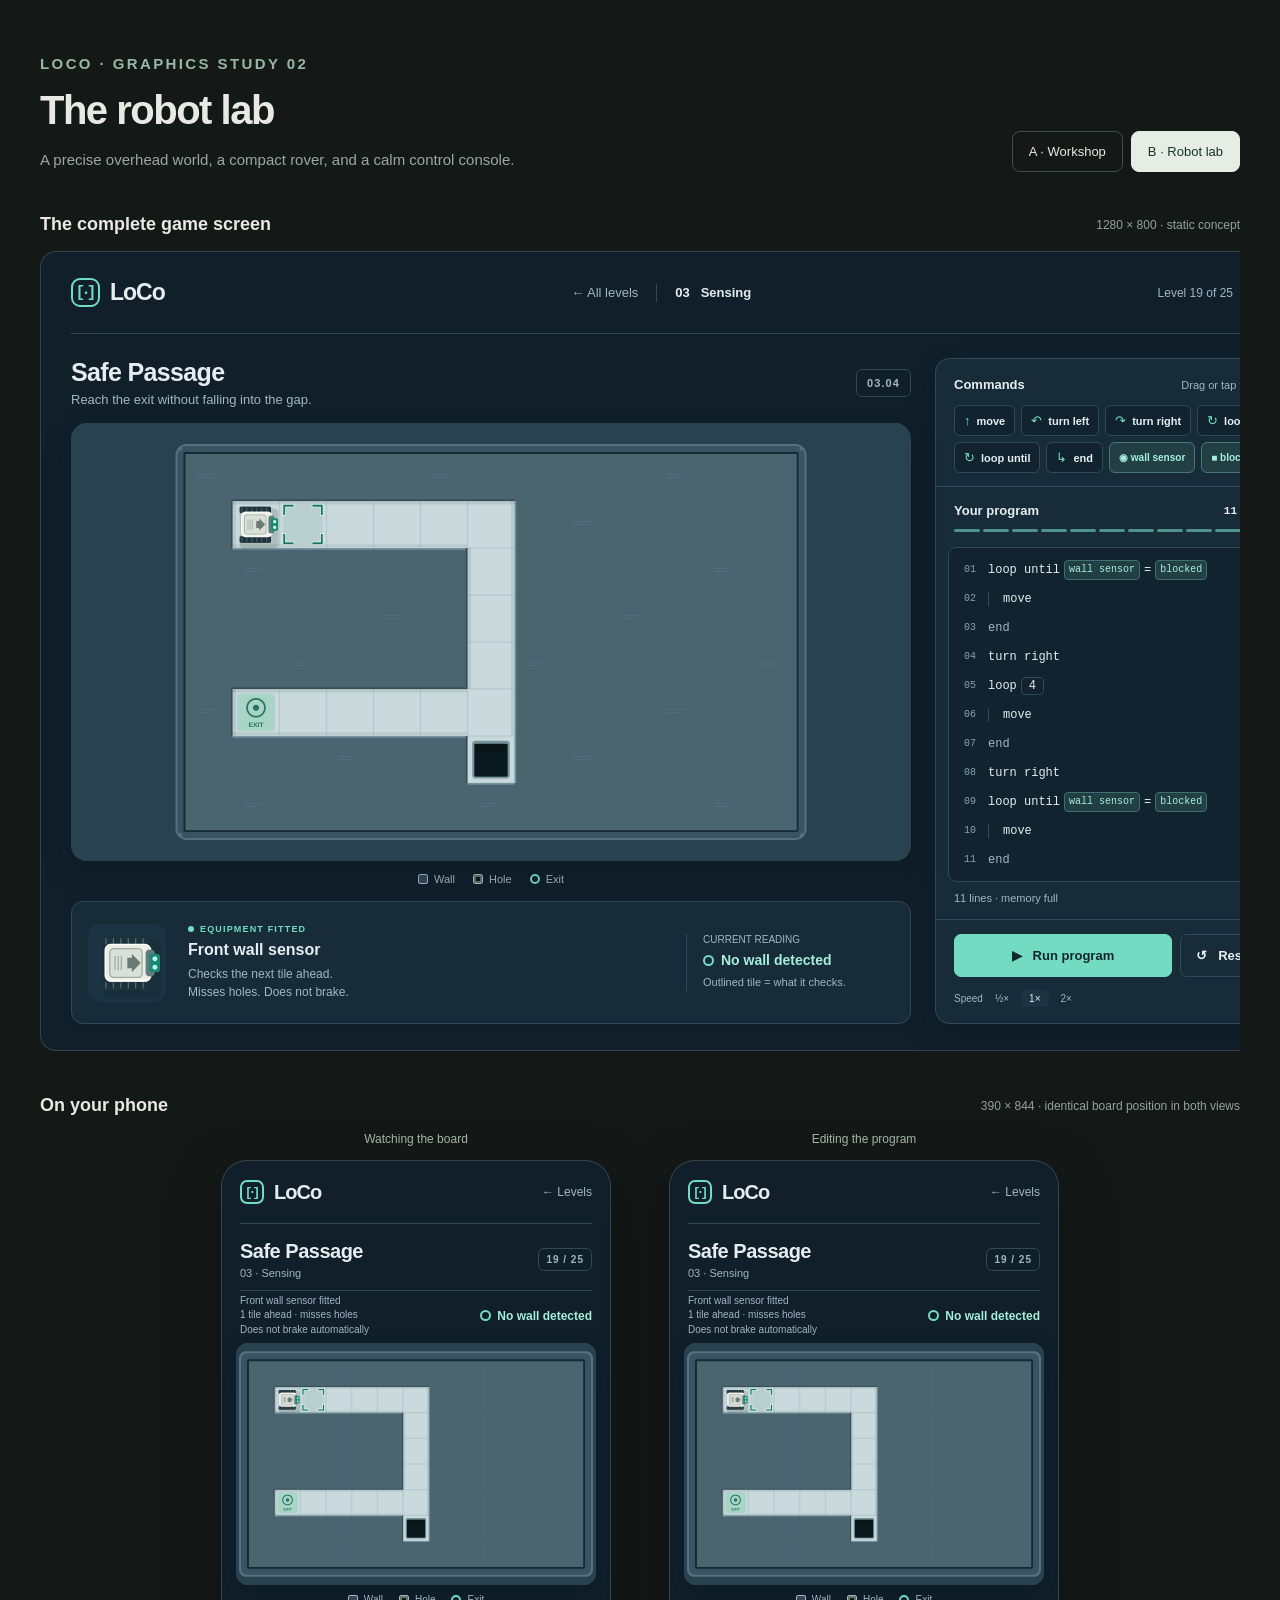
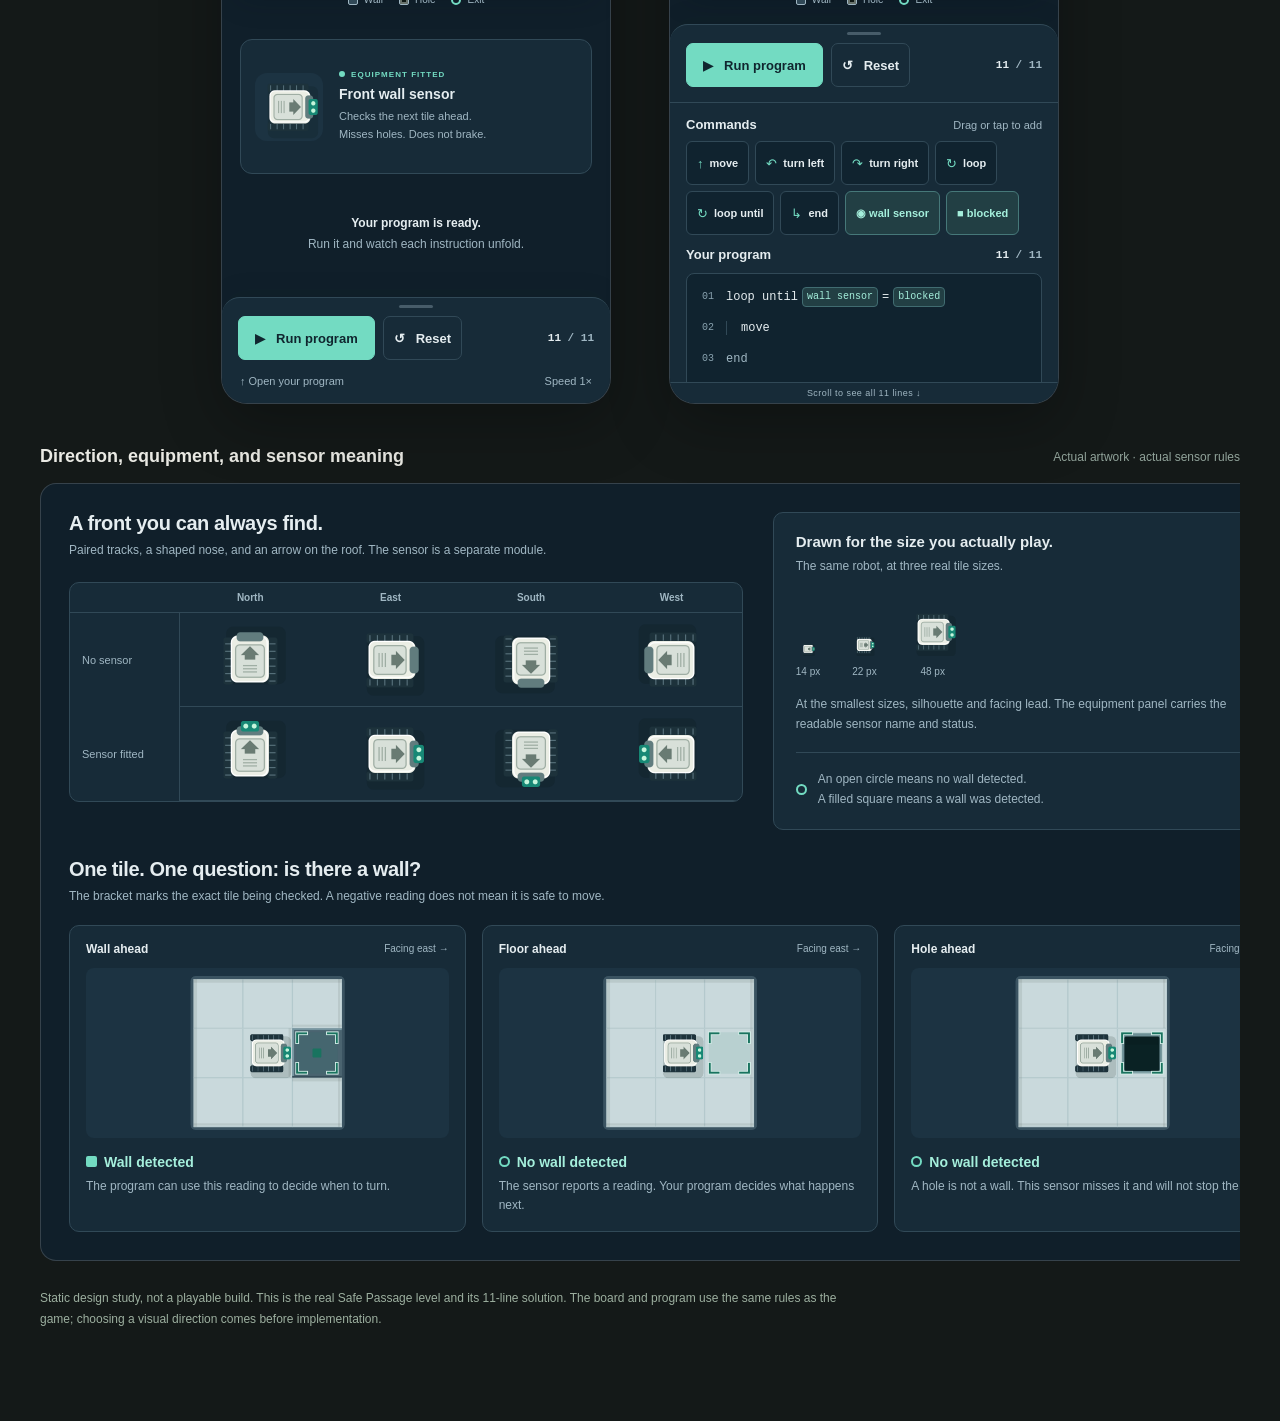
<file: docs/reference/graphics-2026/v2/clean.html>
<!doctype html><html lang="en"><head><meta charset="utf-8"><meta name="viewport" content="width=device-width,initial-scale=1"><title>LoCo · The robot lab</title><link rel="stylesheet" href="concepts.css"></head><body data-theme="clean"><div id="app"></div><script src="concepts.js"></script></body></html>
</file>
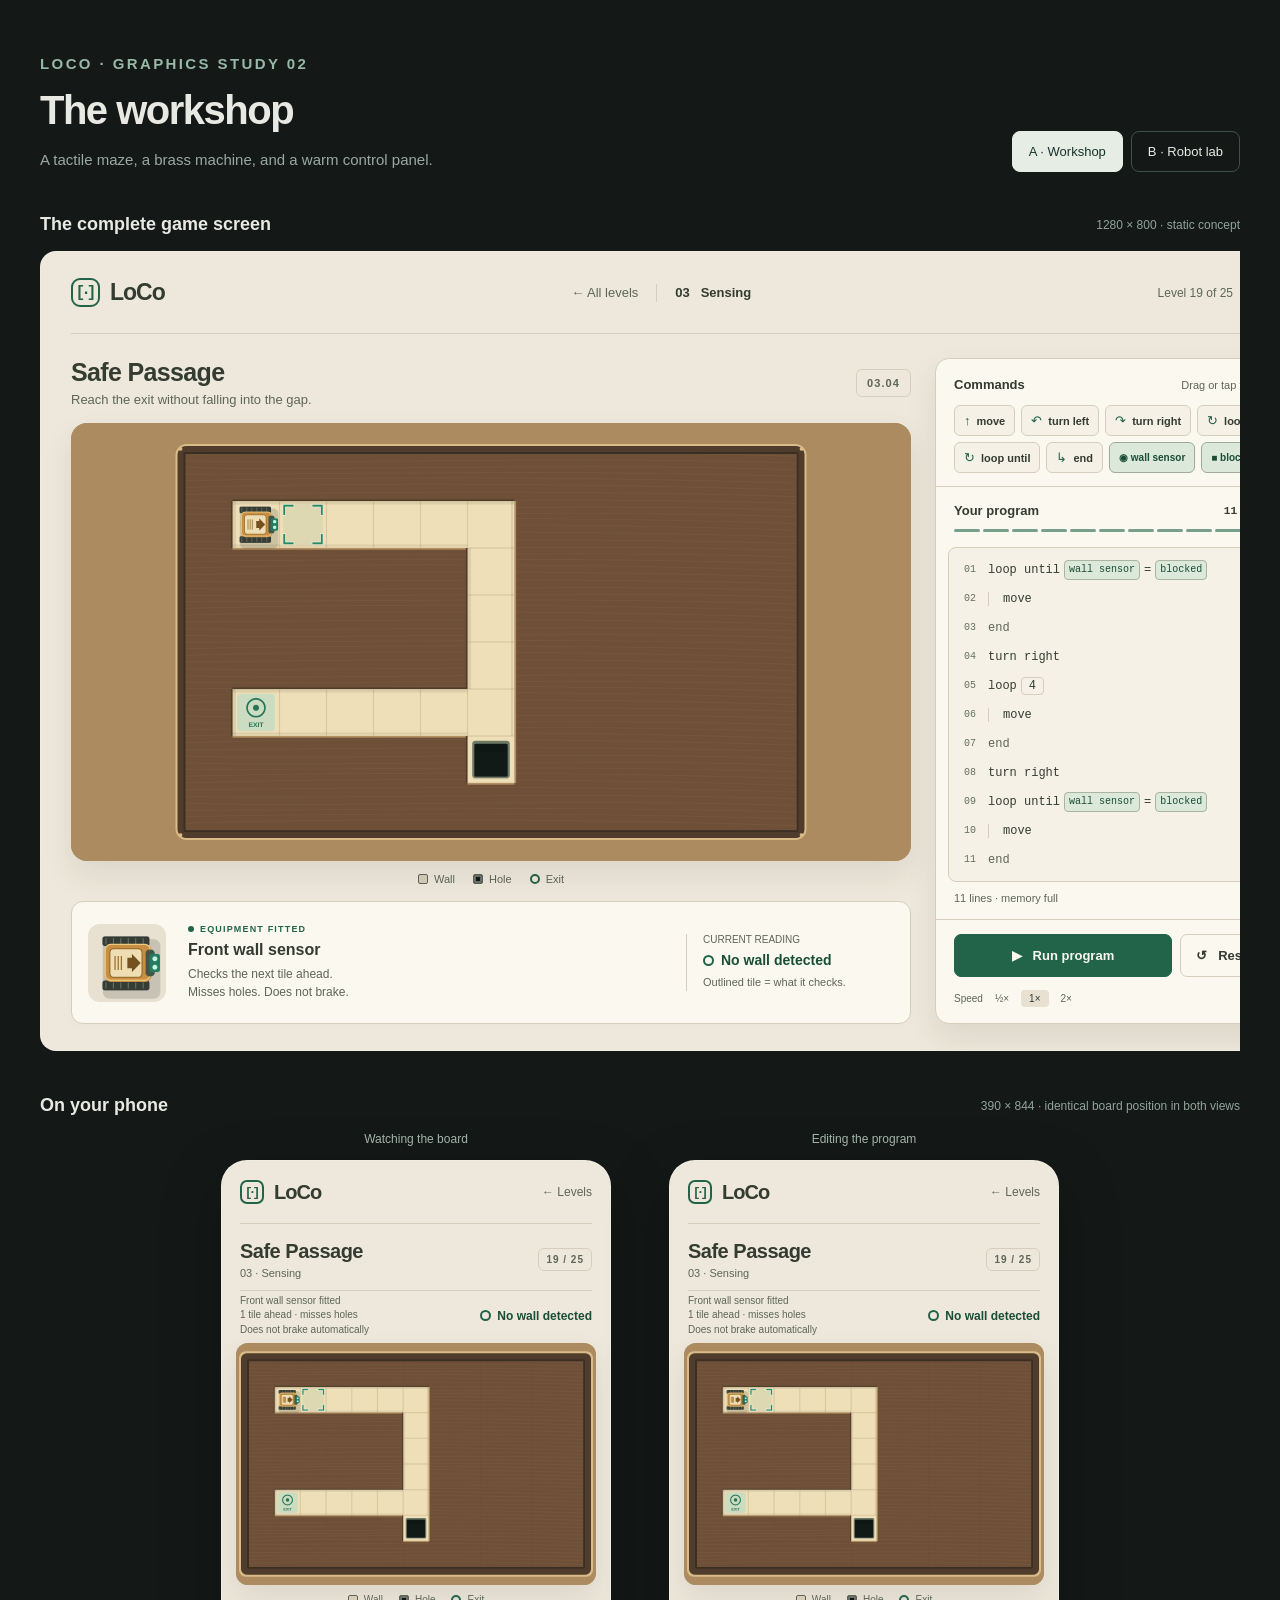
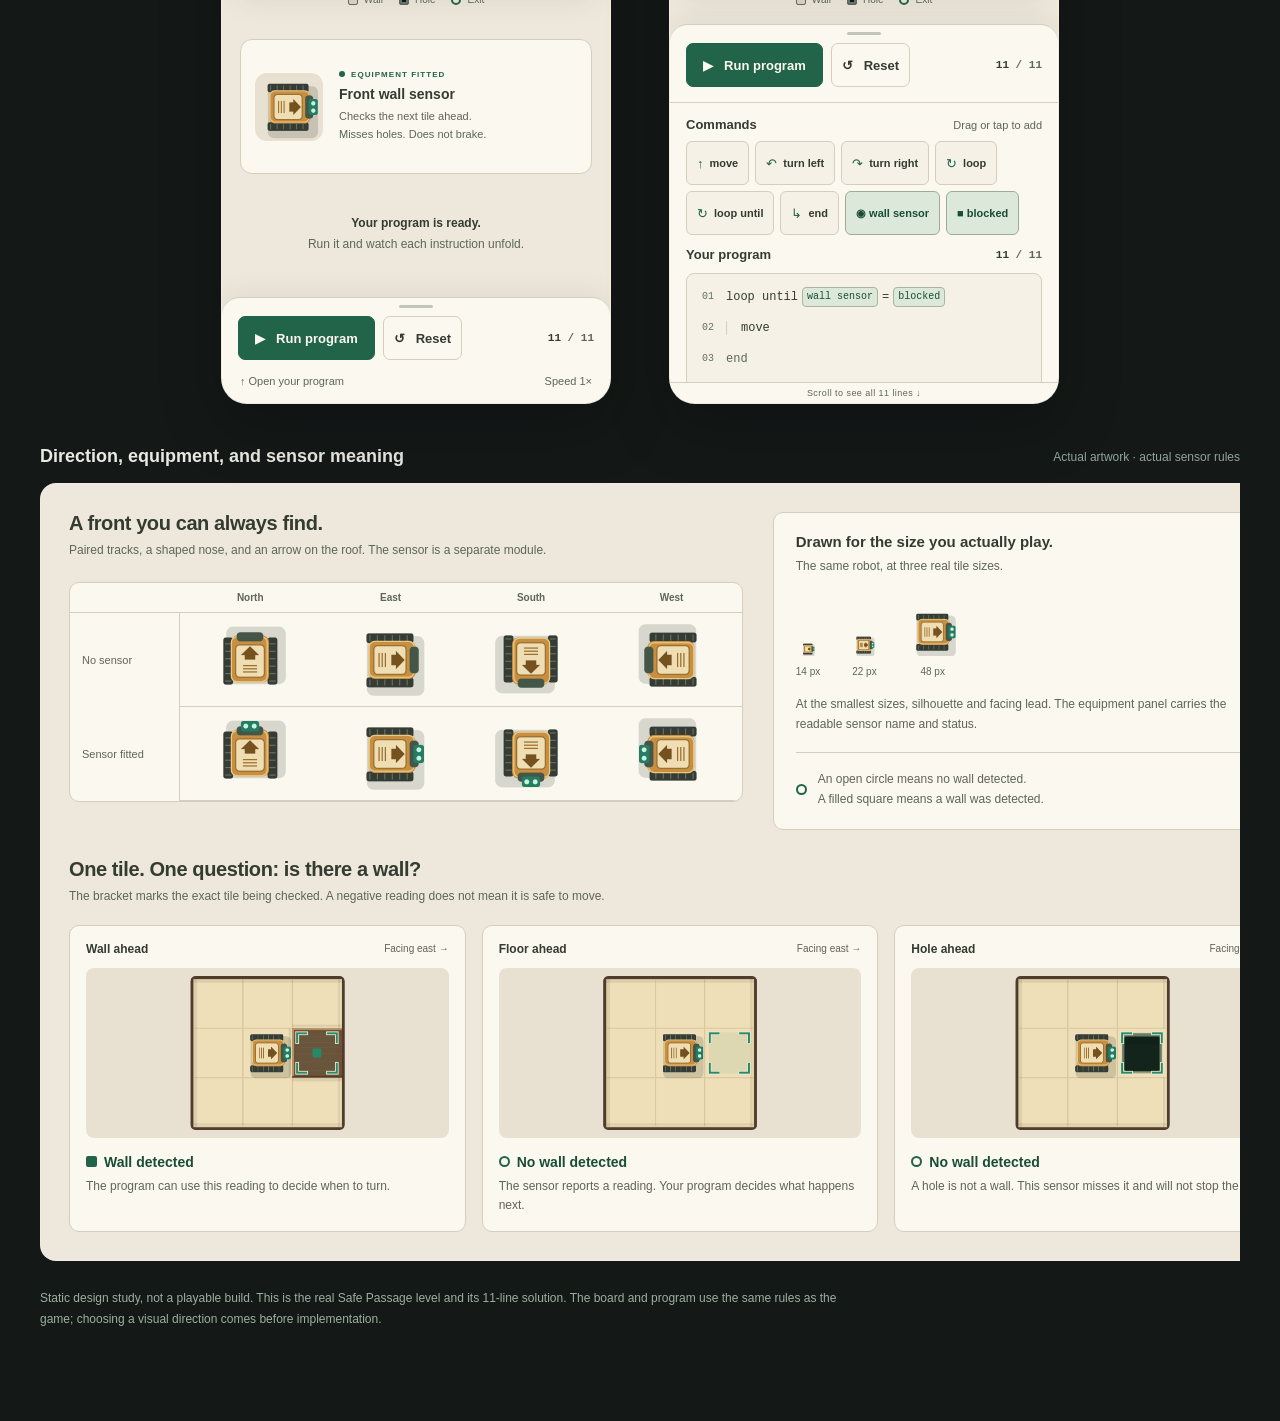
<file: docs/reference/graphics-2026/v2/warm.html>
<!doctype html><html lang="en"><head><meta charset="utf-8"><meta name="viewport" content="width=device-width,initial-scale=1"><title>LoCo · The workshop</title><link rel="stylesheet" href="concepts.css"></head><body data-theme="warm"><div id="app"></div><script src="concepts.js"></script></body></html>
</file>
<file: styles/main.css>
/* ============================================================
   LoCo — main.css
   Visual language: LoCo Workshop — warm ivory, walnut, brass,
   and forest-green. Tokens are shared by title, levels, and game.
   ============================================================ */

/* ---------- Design tokens ---------- */

:root {
  --bg: #eee8dc;
  --surface: #fbf8ef;
  --surface-2: #e8e0d1;
  --border: #d5cebd;
  --text: #343b31;
  --muted: #5d6657;
  --accent: #226449;
  --accent-ink: #194d35;
  --accent-fill: #dce9da;
  --accent-soft: rgba(34, 100, 73, 0.14);
  --accent-glow: rgba(34, 100, 73, 0.25);
  --accent-dim: rgba(34, 100, 73, 0.08);
  --strong: #1d583f;
  --walnut: #6e4c35;
  --walnut-light: #b59a74;
  --code: #f5f1e7;
  --shadow: 0 14px 30px rgba(58, 41, 26, 0.10);

  --font-mono: 'JetBrains Mono', ui-monospace, 'Cascadia Mono', 'SF Mono',
    Menlo, Consolas, 'Liberation Mono', monospace;
  --font-sans: -apple-system, BlinkMacSystemFont, 'Segoe UI', Roboto,
    'Helvetica Neue', Arial, sans-serif;

  --ease-out: cubic-bezier(0.22, 1, 0.36, 1);
}

/* ---------- Minimal reset & base ---------- */

*,
*::before,
*::after {
  box-sizing: border-box;
}

html {
  -webkit-text-size-adjust: 100%;
}

body {
  margin: 0;
  font-family: var(--font-sans);
  font-size: 1rem;
  line-height: 1.5;
  background: var(--bg);
  color: var(--text);
  overflow-x: hidden;
  -webkit-font-smoothing: antialiased;
}

h1,
h2,
h3,
p,
pre {
  margin: 0;
}

button {
  font: inherit;
  color: inherit;
}

/* ---------- Screens ---------- */

.screen {
  min-height: 100vh;
  min-height: 100svh;
  display: flex;
  flex-direction: column;
  align-items: center;
  justify-content: center;
  gap: 2rem;
  padding: clamp(20px, 6vw, 56px);
}

/* Title screen: restrained texture behind the Workshop teaser */
#screen-title {
  align-items: stretch;
  justify-content: flex-start;
  gap: 0;
  min-height: 100svh;
  padding: max(18px, env(safe-area-inset-top)) clamp(20px, 5vw, 64px) max(18px, env(safe-area-inset-bottom));
  background-color: var(--bg);
  background-image:
    radial-gradient(circle, rgba(52, 59, 49, 0.055) 1px, transparent 1.4px),
    radial-gradient(46rem 30rem at 50% 14%, rgba(34, 100, 73, 0.10), transparent 65%),
    radial-gradient(42rem 30rem at 84% 108%, rgba(181, 154, 116, 0.16), transparent 62%);
  background-size: 22px 22px, auto, auto;
  background-repeat: repeat, no-repeat, no-repeat;
}

/* !important: later component rules (e.g. .result-overlay's display:flex)
   must never be able to out-cascade the hidden utility */
.hidden,
[hidden] {
  display: none !important;
}

/* Visually hidden, accessible to screen readers */
.sr-only {
  position: absolute;
  width: 1px;
  height: 1px;
  padding: 0;
  margin: -1px;
  overflow: hidden;
  clip: rect(0 0 0 0);
  clip-path: inset(50%);
  white-space: nowrap;
  border: 0;
}

/* ---------- Buttons ---------- */

.btn {
  appearance: none;
  display: inline-flex;
  align-items: center;
  justify-content: center;
  min-height: 48px; /* touch target */
  min-width: 48px;
  padding: 0.55em 1.6em;
  border: 1px solid var(--border);
  border-radius: 8px;
  background: var(--surface);
  color: var(--text);
  font-family: var(--font-sans);
  cursor: pointer;
  user-select: none;
  -webkit-tap-highlight-color: transparent;
}

.btn:hover {
  background: var(--surface-2);
  border-color: var(--muted);
}

.btn:active {
  transform: translateY(1px);
}

.btn:focus-visible {
  outline: 2px solid var(--accent);
  outline-offset: 3px;
}

.btn:disabled {
  opacity: 0.55;
  cursor: default;
  box-shadow: none;
  transform: none;
}

/* Outline-glow primary, per reference mockup */
.btn-primary {
  position: relative;
  overflow: hidden; /* contains the shine sweep */
  background-color: var(--accent);
  border-color: var(--accent);
  color: var(--surface);
  font-weight: 600;
  box-shadow: 0 3px 8px rgba(29, 88, 63, 0.18);
}

.btn-primary:hover {
  background-color: var(--strong);
  border-color: var(--accent);
  box-shadow: 0 5px 12px rgba(29, 88, 63, 0.22);
}

.btn-large {
  min-height: 56px;
  padding: 0.8em 3em;
  font-size: 1.125rem;
  letter-spacing: 0.02em;
}

.btn-secondary {
  background: var(--surface);
  border-color: var(--border);
  color: var(--muted);
  min-height: 44px;
  padding: 0.45em 2em;
  font-size: 0.95rem;
}

.btn-secondary:hover {
  background: var(--surface-2);
  border-color: var(--muted);
  color: var(--text);
}

.btn-ghost {
  background: transparent;
  border-color: var(--border);
  color: var(--muted);
}

.btn-ghost:hover {
  background: transparent;
  border-color: var(--muted);
  color: var(--text);
}

/* ---------- Title screen ---------- */

.title-card {
  display: flex;
  flex: 1;
  flex-direction: column;
  width: min(100%, 1240px);
  min-width: 0;
  margin: 0 auto;
}

.title-masthead {
  display: flex;
  align-items: center;
  justify-content: space-between;
  gap: 1.25rem;
  min-height: 74px;
  border-bottom: 1px solid rgba(52, 59, 49, 0.17);
}

.title-identity { display: flex; align-items: center; gap: 0.7rem; }
.title-mark {
  display: grid;
  place-items: center;
  width: 2.15rem;
  height: 2.15rem;
  padding-right: 0.3rem;
  border: 2px solid var(--accent);
  border-radius: 0.65rem;
  color: var(--accent);
  font: 700 1.15rem/1 var(--font-mono);
  letter-spacing: -0.3rem;
}
.title-wordmark { font-size: 1.6rem; font-weight: 800; letter-spacing: -0.08em; line-height: 1; }
.title-identity-note,
.title-version {
  color: var(--muted);
  font: 700 0.58rem/1 var(--font-mono);
  letter-spacing: 0.14em;
  text-transform: uppercase;
}
.title-identity-note { display: block; margin-top: 0.3rem; }
.title-version { white-space: nowrap; }

.title-hero {
  display: grid;
  flex: 1;
  grid-template-columns: minmax(0, 0.88fr) minmax(0, 1.12fr);
  align-items: center;
  gap: clamp(2.5rem, 6vw, 5.5rem);
  min-height: 0;
  padding: clamp(2.5rem, 7vh, 5.2rem) 0 clamp(2.5rem, 7vh, 4.3rem);
}
.title-intro { min-width: 0; max-width: 34rem; }
.title-eyebrow {
  display: flex;
  align-items: center;
  gap: 0.7rem;
  margin-bottom: 1.3rem;
  color: var(--accent);
  font: 700 0.64rem/1 var(--font-mono);
  letter-spacing: 0.16em;
}
.title-eyebrow::before { width: 1.35rem; height: 2px; background: var(--accent); content: ""; }
.title-intro h1 {
  max-width: 34rem;
  color: var(--text);
  font-size: clamp(3.25rem, 5.3vw, 5.15rem);
  font-weight: 750;
  letter-spacing: -0.08em;
  line-height: 1.02;
  text-wrap: balance;
}
.title-intro h1 em { color: var(--accent); font-style: normal; }
.title-lead {
  max-width: 27rem;
  margin-top: 1.4rem;
  color: var(--muted);
  font-size: clamp(1rem, 1.5vw, 1.22rem);
  line-height: 1.55;
}
.title-actions { display: flex; flex-wrap: wrap; gap: 0.65rem; margin-top: 1.9rem; }
.title-actions .btn-primary { min-width: 11.5rem; box-shadow: 0 0.6rem 1.25rem rgba(25, 77, 53, 0.16); }
.title-actions .btn-secondary { min-height: 3rem; }
.title-meta {
  display: flex;
  align-items: center;
  flex-wrap: wrap;
  gap: 0.55rem;
  margin-top: 1.5rem;
  color: var(--muted);
  font: 700 0.6rem/1 var(--font-mono);
  letter-spacing: 0.06em;
}
.title-meta i { width: 0.28rem; height: 0.28rem; border-radius: 50%; background: #bcae95; }

.title-preview {
  position: relative;
  min-width: 0;
  height: clamp(25rem, 61vh, 31rem);
  overflow: hidden;
  isolation: isolate;
  border: 1px solid #1c4f38;
  border-radius: 1.2rem;
  background: radial-gradient(30rem 25rem at 24% 72%, #467257, transparent 72%), #173f2e;
  box-shadow: 0 1.8rem 3.5rem rgba(60, 62, 43, 0.18), 0 0.2rem 0.65rem rgba(23, 44, 32, 0.19);
}
.title-preview::before {
  position: absolute;
  z-index: -1;
  inset: 0;
  opacity: 0.22;
  background: repeating-linear-gradient(125deg, transparent 0 3.3rem, rgba(168, 189, 163, 0.1) 3.3rem 3.36rem);
  content: "";
}
.title-preview-header {
  position: absolute;
  z-index: 4;
  inset: 0 0 auto;
  display: flex;
  align-items: center;
  justify-content: space-between;
  gap: 0.75rem;
  height: 4.2rem;
  padding: 0 1.6rem;
  border-bottom: 1px solid rgba(170, 193, 170, 0.22);
  color: #dfeddc;
  font: 700 0.62rem/1 var(--font-mono);
  letter-spacing: 0.13em;
}
.title-preview-header h2 { display: flex; align-items: center; gap: 0.55rem; min-width: 0; font: inherit; }
.title-preview-header h2 i { flex: none; width: 0.45rem; height: 0.45rem; border-radius: 50%; background: #e4c279; box-shadow: 0 0 0 0.25rem rgba(228, 194, 121, 0.14); }
.title-preview-header > span { flex: none; opacity: 0.65; }

.title-preview-board-panel {
  position: absolute;
  top: 7.2rem;
  left: -3.2rem;
  width: min(58%, 27rem);
  height: 20rem;
  overflow: hidden;
  padding: 0;
  transform: rotate(-7deg);
  border: 0.45rem solid #c5a46d;
  border-radius: 1rem;
  background: #ad8b60;
  box-shadow: 0.75rem 1.1rem 1.65rem rgba(0, 28, 21, 0.38), inset 0 0.15rem 0.5rem rgba(79, 58, 35, 0.27);
}
.title-preview-board-panel::after { position: absolute; z-index: 2; right: 0; bottom: 0; left: 0; height: 68%; background: linear-gradient(transparent, rgba(23, 63, 46, 0.96)); content: ""; pointer-events: none; }
.title-preview-board-panel .canvas-wrap { display: grid; place-items: center; width: 100%; height: 100%; transform: scale(1.36); transform-origin: 54% 48%; }
.title-preview-board-panel canvas { display: block; }

.title-preview-program {
  position: absolute;
  z-index: 3;
  top: 9.6rem;
  right: clamp(1rem, 4vw, 2rem);
  width: clamp(12rem, 33%, 16.5rem);
  padding: 0 0.95rem 0.95rem;
  transform: rotate(3deg);
  border: 1px solid #dbc9a8;
  border-radius: 0.55rem;
  background: var(--surface);
  box-shadow: 0 1.25rem 1.9rem rgba(5, 30, 23, 0.44);
}
.title-preview-program-head { display: flex; align-items: center; justify-content: space-between; gap: 0.5rem; height: 3rem; border-bottom: 1px solid #ded3c0; color: #4f6253; font: 700 0.62rem/1 var(--font-mono); letter-spacing: 0.09em; }
.title-preview-program-head span:last-child { color: #8b9484; font-size: 0.56rem; }
.title-preview-line { display: flex; align-items: center; gap: 0.9rem; height: 2.55rem; padding: 0 0.55rem; color: #304d3b; font: 700 0.8rem/1 var(--font-mono); }
.title-preview-line > span { color: #839686; font-size: 0.62rem; }
.title-preview-line.is-active { margin: 0.75rem -0.4rem 0; padding-left: 0.9rem; border-left: 3px solid var(--accent); border-radius: 3px; background: var(--accent-fill); }
.title-preview-line-empty { color: #aab3a4; }
.title-preview-line-empty i { width: 2.9rem; border-bottom: 1px solid #bbc6b8; }

.title-preview-prompt { position: absolute; z-index: 3; right: clamp(1rem, 4vw, 2.1rem); bottom: 2.7rem; width: min(16.5rem, 42%); color: #f0ecdb; }
.title-preview-prompt small { color: #dfc386; font: 700 0.62rem/1 var(--font-mono); letter-spacing: 0.18em; }
.title-preview-prompt strong { display: block; margin-top: 0.6rem; font-size: clamp(1.45rem, 2.5vw, 2.1rem); font-weight: 650; letter-spacing: -0.04em; line-height: 1.12; }

/* placeholder terminal output, revealed by src/main.js */
.boot-log {
  width: 100%;
  min-height: 3em;
  margin-top: 1.1rem;
  font-family: var(--font-mono);
  font-size: 0.8125rem;
  line-height: 1.5;
  color: var(--muted);
  text-align: left;
  white-space: pre-wrap;
  word-break: break-word;
}

/* ambient line typed on load (src/main.js) */
.title-footer {
  display: flex;
  align-items: center;
  justify-content: space-between;
  gap: 1rem;
  width: min(100%, 1240px);
  min-height: 3.6rem;
  margin: 0 auto;
  border-top: 1px solid rgba(52, 59, 49, 0.17);
}

.boot-ticker {
  width: auto;
  min-height: 1.5em;
  font-family: var(--font-mono);
  font-size: 0.72rem;
  line-height: 1.4;
  letter-spacing: 0.04em;
  color: var(--muted);
  text-align: left;
}

/* ---------- Title footer links ---------- */

.tab-bar {
  display: flex;
  align-items: center;
  justify-content: flex-end;
  gap: 1.4rem;
  width: auto;
  padding: 0;
}

.tab {
  appearance: none;
  display: flex;
  flex-direction: row;
  align-items: center;
  gap: 0;
  border: 0;
  background: none;
  color: var(--accent-ink);
  font-family: var(--font-sans);
  font-size: 0.7rem;
  letter-spacing: 0.02em;
  padding: 0.4rem 0;
  cursor: pointer;
  -webkit-tap-highlight-color: transparent;
}

.tab:hover {
  color: var(--accent);
}

.tab:focus-visible {
  outline: 2px solid var(--accent);
  outline-offset: 2px;
  border-radius: 8px;
}

.version-mini {
  font-family: var(--font-mono);
  font-size: 0.65rem;
  letter-spacing: 0.08em;
  color: var(--muted);
  opacity: 0.7;
  padding-bottom: 0.4rem;
}

/* ---------- Motion (decorative only, opt-in) ---------- */

@media (prefers-reduced-motion: no-preference) {
  .title-masthead { animation: rise-in 0.55s var(--ease-out) 0.05s both; }
  .title-intro { animation: rise-in 0.55s var(--ease-out) 0.15s both; }
  .title-preview { animation: rise-in 0.55s var(--ease-out) 0.25s both; }
  .boot-ticker,
  .tab-bar { animation: rise-in 0.55s var(--ease-out) 0.4s both; }

  .btn {
    transition: background-color 0.15s ease, border-color 0.15s ease,
      box-shadow 0.2s ease, transform 0.2s ease;
  }

  .btn-primary:hover {
    transform: translateY(-1px);
  }

  .btn-primary:active {
    transform: translateY(1px);
  }

  /* Shine sweep across the primary button on hover */
  .btn-primary::after {
    content: "";
    position: absolute;
    inset: 0;
    background: linear-gradient(115deg, transparent 35%, rgba(255, 255, 255, 0.24) 48%, transparent 62%);
    transform: translateX(-130%);
    pointer-events: none;
  }

  .btn-primary:hover::after {
    animation: sweep 0.8s ease;
  }

  @keyframes rise-in {
    from {
      opacity: 0;
      transform: translateY(10px);
    }
    to {
      opacity: 1;
      transform: translateY(0);
    }
  }

  @keyframes sweep {
    from {
      transform: translateX(-130%);
    }
    to {
      transform: translateX(130%);
    }
  }
}

@media (max-width: 760px) {
  #screen-title {
    padding-right: max(14px, env(safe-area-inset-right));
    padding-left: max(14px, env(safe-area-inset-left));
  }

  .title-masthead { min-height: 64px; }
  .title-mark { width: 1.8rem; height: 1.8rem; border-radius: 0.5rem; font-size: 0.95rem; }
  .title-wordmark { font-size: 1.3rem; }
  .title-identity-note { margin-top: 0.22rem; font-size: 0.48rem; }
  .title-version { font-size: 0.5rem; }

  .title-hero {
    display: flex;
    flex-direction: column;
    align-items: stretch;
    gap: 1.7rem;
    padding: 2rem 0 1.6rem;
  }
  .title-intro { max-width: none; }
  .title-eyebrow { margin-bottom: 0.95rem; font-size: 0.55rem; }
  .title-intro h1 { max-width: 30rem; font-size: clamp(2.6rem, 10.4vw, 3.75rem); line-height: 1.04; }
  .title-lead { margin-top: 0.9rem; font-size: 0.9rem; line-height: 1.45; }
  .title-actions { flex-wrap: nowrap; margin-top: 1.25rem; }
  .title-actions .btn { min-height: 3rem; padding-right: 1rem; padding-left: 1rem; font-size: 0.82rem; }
  .title-actions .btn-primary { min-width: 0; flex: 1; }
  .title-meta { margin-top: 0.85rem; font-size: 0.52rem; }

  .title-preview { height: 19.9rem; border-radius: 0.9rem; }
  .title-preview-header { height: 2.8rem; padding: 0 0.95rem; font-size: 0.48rem; }
  .title-preview-header h2 { gap: 0.4rem; }
  .title-preview-header h2 i { width: 0.35rem; height: 0.35rem; box-shadow: 0 0 0 0.2rem rgba(228, 194, 121, 0.14); }
  .title-preview-board-panel { top: 4.95rem; left: -3.5rem; width: 60%; height: 12rem; border-width: 0.32rem; border-radius: 0.65rem; }
  .title-preview-board-panel .canvas-wrap { transform: scale(1.25); }
  .title-preview-program { top: 5.7rem; right: 0.8rem; width: min(10.5rem, 49%); padding: 0 0.5rem 0.5rem; border-radius: 0.4rem; }
  .title-preview-program-head { height: 2rem; font-size: 0.42rem; }
  .title-preview-program-head span:last-child { font-size: 0.4rem; }
  .title-preview-line { height: 1.9rem; gap: 0.5rem; padding: 0 0.35rem; font-size: 0.62rem; }
  .title-preview-line > span { font-size: 0.48rem; }
  .title-preview-line.is-active { margin: 0.45rem -0.25rem 0; padding-left: 0.5rem; }
  .title-preview-line-empty i { width: 2.2rem; }
  .title-preview-prompt { right: 0.85rem; bottom: 1.35rem; width: 48%; }
  .title-preview-prompt small { font-size: 0.48rem; }
  .title-preview-prompt strong { margin-top: 0.4rem; font-size: 1.35rem; }
  .title-footer { align-items: flex-start; flex-direction: column; gap: 0.35rem; padding-top: 0.55rem; }
  .boot-ticker { font-size: 0.58rem; }
  .tab-bar { align-self: flex-end; }
}

@media (max-width: 350px) {
  .title-version { display: none; }
  .title-hero { gap: 1.35rem; padding-top: 1.65rem; }
  .title-intro h1 { font-size: 2.55rem; }
  .title-lead { font-size: 0.82rem; }
  .title-actions .btn { padding-right: 0.7rem; padding-left: 0.7rem; font-size: 0.76rem; }
  .title-meta { gap: 0.4rem; font-size: 0.47rem; }
  .title-preview { height: 18.75rem; }
  .title-preview-board-panel { left: -2.7rem; width: 63%; }
  .title-preview-program { right: 0.55rem; width: 47%; }
  .title-preview-prompt { right: 0.6rem; width: 46%; }
  .title-preview-prompt strong { font-size: 1.2rem; }
}

@media (max-width: 900px) and (max-height: 600px) and (orientation: landscape) {
  #screen-title { padding-top: max(8px, env(safe-area-inset-top)); padding-bottom: max(8px, env(safe-area-inset-bottom)); }
  .title-masthead { min-height: 52px; }
  .title-hero { display: grid; grid-template-columns: minmax(0, 0.9fr) minmax(0, 1.1fr); gap: 1.5rem; padding: 1.1rem 0; }
  .title-intro h1 { font-size: clamp(2.2rem, 6vw, 3.2rem); }
  .title-lead { margin-top: 0.65rem; font-size: 0.78rem; }
  .title-actions { margin-top: 0.8rem; }
  .title-meta { margin-top: 0.55rem; }
  .title-preview { height: 16rem; }
  .title-preview-board-panel { top: 4rem; height: 10rem; }
  .title-preview-program { top: 5rem; }
  .title-preview-prompt { bottom: 1.25rem; }
}

/* ============================================================
   Level select + game screen (M1 playable core)
   Same tokens, same voice (design.md §11): mono for terminal/
   ASCII elements, sans for human copy, mint accent for active
   states. Desktop-first layout per requirements §3.7: board
   left and dominant, editor right.
   ============================================================ */

/* Non-title screens are app frames: content on top, not centered */
#screen-levels,
#screen-game {
  justify-content: flex-start;
  align-items: stretch;
  gap: 1.25rem;
  width: 100%;
  max-width: 1360px;
  margin: 0 auto;
}

#screen-game {
  height: 100vh;
  height: 100svh;
  min-height: 0;
  overflow: hidden;
  padding: 0 30px 26px;
}

#screen-levels {
  padding: 2.5rem 30px 4rem;
}

.screen-header {
  display: flex;
  align-items: center;
  gap: 1rem;
  width: 100%;
  min-height: 82px;
  border-bottom: 1px solid var(--border);
}

.screen-header h2 {
  flex: 1;
  font-family: var(--font-sans);
  font-size: 1.15rem;
  font-weight: 600;
  letter-spacing: 0.01em;
  white-space: nowrap;
  overflow: hidden;
  text-overflow: ellipsis;
}

.screen-header .spacer {
  flex: 1;
}

.level-progress {
  font-family: var(--font-mono);
  font-size: 0.75rem;
  letter-spacing: 0.08em;
  color: var(--muted);
  white-space: nowrap;
}

/* ---------- Level select ---------- */

.level-list {
  display: flex;
  flex-direction: column;
  gap: 0.6rem;
  width: 100%;
  max-width: 34rem;
  margin: 0 auto;
}

.level-item {
  appearance: none;
  display: flex;
  align-items: center;
  gap: 1rem;
  width: 100%;
  padding: 0.9rem 1.1rem;
  background: var(--surface);
  border: 1px solid var(--border);
  border-radius: 12px;
  color: var(--text);
  font: inherit;
  text-align: left;
  cursor: pointer;
}

.level-item:hover {
  background: var(--surface-2);
  border-color: var(--muted);
}

.level-item:focus-visible {
  outline: 2px solid var(--accent);
  outline-offset: 3px;
}

.level-item .level-id {
  font-family: var(--font-mono);
  font-size: 0.8rem;
  color: var(--accent);
}

.level-item .level-item-name {
  flex: 1;
  font-family: var(--font-sans);
  font-size: 0.95rem;
}

.level-item .level-mem {
  font-family: var(--font-mono);
  font-size: 0.72rem;
  letter-spacing: 0.06em;
  color: var(--muted);
}

/* Chapter headers — mono, terminal voice (M2 task C) */
.chapter-header {
  font-family: var(--font-mono);
  font-size: 0.78rem;
  font-weight: 700;
  letter-spacing: 0.1em;
  color: var(--muted);
}

/* terminal prompt in front of the heading, accent like boot-log */
.chapter-header::before {
  content: "> ";
  color: var(--accent);
}

/* extra breathing room between chapters (the list's gap already
   separates a header from its own levels) */
.chapter-header:not(:first-child) {
  margin-top: 1rem;
}

.chapter-group-header {
  display: flex;
  align-items: center;
  justify-content: space-between;
  gap: 0.5rem;
  margin-top: 1rem;
}

.chapter-group-header:first-child { margin-top: 0; }
.chapter-group-header .chapter-header { margin-top: 0; }
.chapter-replay { min-height: 32px; padding: 0.2rem 0.55rem; font-size: 0.72rem; }

.tutorial-hints {
  display: flex;
  align-items: center;
  justify-content: space-between;
  gap: 0.75rem;
  padding: 0.55rem 0.8rem;
  border: 1px solid var(--border);
  border-radius: 10px;
  background: var(--surface);
  color: var(--text);
  font-size: 0.85rem;
}

.tutorial-hints p { max-width: 66ch; }
.tutorial-hints .btn { flex: none; min-height: 36px; padding: 0.25rem 0.65rem; font-size: 0.76rem; }
#screen-game.is-tutorial:not(.is-example) .sensor-summary,
#screen-game.is-tutorial:not(.is-example) .equipment-card { display: none; }

#tutorial-tour { display: contents; }
.tutorial-tour-blocker { position: fixed; inset: 0; z-index: 80; background: transparent; }
.tutorial-spotlight {
  position: fixed;
  z-index: 81;
  pointer-events: none;
  border: 3px solid #f1d18a;
  border-radius: 12px;
  box-shadow: 0 0 0 300vmax rgba(17, 35, 26, 0.72), 0 0 0 6px rgba(241, 209, 138, 0.28);
}
.tutorial-tour-card {
  position: fixed;
  z-index: 82;
  width: min(24rem, calc(100vw - 24px));
  max-height: calc(100svh - 24px);
  overflow: auto;
  padding: 1rem;
  border: 1px solid var(--border);
  border-radius: 14px;
  background: var(--surface);
  color: var(--text);
  box-shadow: var(--shadow);
}
.tutorial-tour-progress { font: 700 0.7rem var(--font-mono); color: var(--accent); letter-spacing: 0.1em; }
.tutorial-tour-card h3 { margin: 0.35rem 0 0.5rem; font-size: 1.2rem; line-height: 1.25; }
.tutorial-tour-card h3:focus { outline: none; }
.tutorial-tour-card h3:focus-visible { outline: 2px solid var(--accent); outline-offset: 2px; }
#tutorial-tour-copy { font-size: 0.88rem; line-height: 1.45; }
.tutorial-tour-actions { display: flex; gap: 0.4rem; margin-top: 0.85rem; }
.tutorial-tour-actions .btn { min-height: 42px; min-width: 0; padding: 0.3rem 0.6rem; font-size: 0.78rem; }
.tutorial-tour-actions #btn-tour-skip { margin-right: auto; }
#screen-game.tour-active #sheet { transition: none !important; }

.palette .block-chip:focus-visible,
.program .line.filled:focus-visible {
  outline: 2px solid var(--accent);
  outline-offset: 2px;
}

@media (max-width: 600px) {
  .tutorial-hints { align-items: flex-start; padding: 0.4rem 0.55rem; font-size: 0.74rem; line-height: 1.3; }
  .tutorial-hints .btn { min-height: 44px; padding: 0.2rem 0.45rem; font-size: 0.7rem; }
  .tutorial-tour-card { padding: 0.75rem; }
  .tutorial-tour-card h3 { font-size: 1.05rem; }
  #tutorial-tour-copy { font-size: 0.8rem; line-height: 1.35; }
  .tutorial-tour-actions .btn { min-height: 40px; padding: 0.3rem 0.45rem; font-size: 0.7rem; }
}

/* completion mark — accent check on cleared levels */
.level-item .level-done {
  font-family: var(--font-mono);
  font-size: 0.9rem;
  line-height: 1;
  color: var(--accent);
  text-shadow: 0 0 10px var(--accent-soft);
}

/* ---------- Game layout: board left dominant, editor right ---------- */

.game-layout {
  display: grid;
  grid-template-columns: minmax(0, 1fr) 354px;
  grid-template-rows: minmax(0, 1fr);
  gap: 1.5rem;
  width: 100%;
  flex: 1;
  min-height: 0;
}

.game-brand {
  display: inline-flex;
  align-items: center;
  gap: 0.55rem;
  color: var(--text);
  font-size: 1.3rem;
  font-weight: 800;
  letter-spacing: -0.04em;
}

.game-brand::before {
  content: "[·]";
  display: grid;
  place-items: center;
  width: 1.8rem;
  height: 1.8rem;
  border: 2px solid var(--accent);
  border-radius: 8px;
  color: var(--accent);
  font-family: var(--font-mono);
  font-size: 0.78rem;
  letter-spacing: -0.16em;
}

.sensor-summary {
  display: flex;
  align-items: center;
  justify-content: space-between;
  gap: 1rem;
  width: 100%;
  min-width: 0;
  min-height: 3.1rem;
  padding: 0.65rem 0;
  border-top: 1px solid var(--border);
  border-bottom: 1px solid var(--border);
}

.sensor-reading {
  color: var(--accent-ink);
  font-size: 0.82rem;
  font-weight: 700;
  white-space: nowrap;
}

.sensor-reading::before {
  content: "";
  display: inline-block;
  width: 0.7rem;
  height: 0.7rem;
  margin-right: 0.45rem;
  border: 2px solid currentColor;
  border-radius: 50%;
  vertical-align: -0.08rem;
}

.sensor-reading[data-blocked="true"]::before {
  border-radius: 2px;
  background: currentColor;
}

.sensor-reading[data-phase="moving"]::before,
.sensor-reading[data-phase="turning"]::before,
.sensor-reading[data-blocked="unknown"]::before {
  border-style: dashed;
}

.sensor-reading:empty,
.sensor-reading[hidden] {
  display: none;
}

.sensor-note {
  flex: 1 1 auto;
  min-width: 0;
  margin: 0;
  font-size: 0.8rem;
  line-height: 1.4;
  color: var(--muted);
  overflow-wrap: anywhere;
}

.sensor-token {
  white-space: normal;
  overflow-wrap: anywhere;
}

.block-chip[data-block="loopUntil"] {
  max-width: 100%;
  white-space: normal;
}

.world-panel {
  display: flex;
  flex-direction: column;
  gap: 1rem;
  min-width: 0;
  min-height: 0;
}

.board-panel {
  flex: 1 1 auto;
  display: flex;
  align-items: center;
  justify-content: center;
  background: var(--walnut-light);
  border: 0;
  border-radius: 16px;
  padding: 1.25rem;
  min-width: 0;
  min-height: 0;
  box-shadow: var(--shadow);
}

.canvas-wrap {
  position: relative; /* anchor for the result overlay */
  line-height: 0;
  border-radius: 10px;
}

#board {
  display: block;
  background: var(--walnut);
  border: 2px solid #d5c29a;
  border-radius: 10px;
  box-shadow: 0 2px 0 rgba(44, 28, 18, 0.35);
}

.board-legend {
  display: flex;
  align-items: center;
  justify-content: center;
  gap: 1.1rem;
  min-height: 1.1rem;
  color: var(--muted);
  font-size: 0.72rem;
}

.board-legend span {
  display: inline-flex;
  align-items: center;
  gap: 0.35rem;
}

.board-legend [class*="legend-"] {
  display: inline-block;
  width: 0.65rem;
  height: 0.65rem;
  border: 1px solid currentColor;
  border-radius: 2px;
}

.legend-wall { background: var(--surface-2); color: var(--muted); }
.legend-hole { background: #18221c; color: #18221c; box-shadow: inset 0 0 0 2px #778176; }
.legend-exit { border: 2px solid var(--accent) !important; border-radius: 50% !important; background: transparent; color: var(--accent); }

.equipment-card {
  display: grid;
  grid-template-columns: 88px minmax(0, 1fr) minmax(170px, 208px);
  align-items: center;
  gap: 0.75rem;
  flex: none;
  min-height: 7.7rem;
  padding: 0.75rem 1rem;
  background: var(--surface);
  border: 1px solid var(--border);
  border-radius: 12px;
  box-shadow: 0 3px 10px rgba(23, 27, 16, 0.04);
}

#equipment-portrait {
  display: block;
  width: 78px;
  height: 78px;
  border-radius: 12px;
  background: var(--surface-2);
}

.equipment-copy,
.equipment-state { min-width: 0; }

.equipment-label {
  display: flex;
  align-items: center;
  gap: 0.4rem;
  margin-bottom: 0.35rem;
  color: var(--accent);
  font-family: var(--font-mono);
  font-size: 0.58rem;
  font-weight: 700;
  letter-spacing: 0.13em;
  text-transform: uppercase;
}

.equipment-label::before {
  content: "";
  width: 0.38rem;
  height: 0.38rem;
  border-radius: 50%;
  background: currentColor;
}

#equipment-name {
  margin-bottom: 0.3rem;
  color: var(--text);
  font-size: 1rem;
  font-weight: 700;
}

#equipment-description {
  color: var(--muted);
  font-size: 0.74rem;
  line-height: 1.5;
}

.equipment-state {
  padding-left: 1rem;
  border-left: 1px solid var(--border);
}

.equipment-reading-label {
  display: block;
  margin-bottom: 0.35rem;
  color: var(--muted);
  font-size: 0.58rem;
}

/* Result overlay (terminal boot voice, brief §6) */
.result-overlay {
  position: absolute;
  inset: 0;
  display: flex;
  flex-direction: column;
  align-items: center;
  justify-content: center;
  gap: 1rem;
  line-height: 1.5;
  background: color-mix(in srgb, var(--surface) 94%, transparent);
  border-radius: 10px;
}

.result-text {
  font-family: var(--font-mono);
  font-size: 0.95rem;
  color: var(--text);
  text-shadow: 0 1px 0 rgba(255, 255, 255, 0.6);
  padding: 0 1rem;
  text-align: center;
}

.result-actions {
  display: flex;
  gap: 0.75rem;
}

/* ---------- Side panel (palette + robot memory + controls) ---------- */

.side-panel {
  display: flex;
  flex-direction: column;
  gap: 1rem;
  min-width: 0;
  min-height: 0;
  background: var(--surface);
  border: 1px solid var(--border);
  border-radius: 14px;
  overflow: hidden;
  box-shadow: var(--shadow);
}

.panel-section {
  display: flex;
  flex-direction: column;
  gap: 0.75rem;
  background: transparent;
  border: 0;
  border-radius: 0;
  padding: 1rem 1.1rem;
}

.panel-section h3 {
  display: flex;
  align-items: baseline;
  gap: 0.5rem;
  font-family: var(--font-sans);
  font-size: 0.78rem;
  font-weight: 600;
  letter-spacing: 0.06em;
  text-transform: uppercase;
  color: var(--text);
  text-transform: none;
}

.memory-count {
  font-family: var(--font-mono);
  font-size: 0.75rem;
  letter-spacing: 0.04em;
  color: var(--muted);
}

/* Command chips (palette + drag ghost; lines mode renders the
   program as mono lines instead of chips) */
.block-chip {
  display: inline-flex;
  align-items: center;
  gap: 0.5ch;
  padding: 0.42rem 0.7rem;
  background: var(--code);
  border: 1px solid var(--border);
  border-radius: 6px;
  font-family: var(--font-mono);
  font-size: 0.78rem;
  color: var(--text);
  cursor: grab;
  user-select: none;
  -webkit-user-select: none;
  touch-action: none; /* Pointer Events own the gesture */
  white-space: nowrap;
}

.block-chip .chip-glyph {
  color: var(--accent);
}

.block-chip[data-block="wallSensor"],
.block-chip[data-block="blocked"],
.condition-chip {
  background: var(--accent-fill);
  border-color: color-mix(in srgb, var(--accent) 32%, var(--border));
  color: var(--accent-ink);
}

.palette {
  display: flex;
  flex-wrap: wrap;
  gap: 0.5rem;
}

.palette .block-chip:hover {
  border-color: var(--accent);
  box-shadow: 0 0 10px var(--accent-soft);
}

.palette.locked .block-chip {
  opacity: 0.55;
  cursor: default;
  box-shadow: none;
  border-color: var(--border);
}

/* Program = numbered mono lines, one per memory slot (lines mode).
   Column grows with `memory` — never clipped, comfortable at 12+. */
.program {
  display: flex;
  flex-direction: column;
  gap: 3px;
  min-height: 56px;
  padding: 0.5rem;
  background: var(--code);
  border: 1px solid var(--border);
  border-radius: 8px;
  overflow: auto;
}

.line {
  display: flex;
  align-items: center;
  gap: 0.8ch;
  min-height: 1.65rem;
  padding: 0.05rem 0.4rem;
  padding-left: calc(0.4rem + var(--indent, 0) * 0.85rem);
  border-radius: 6px;
  font-family: var(--font-mono);
  font-size: 0.78rem;
  line-height: 1.45;
}

.line-no {
  flex: none;
  min-width: 2ch;
  text-align: right;
  color: var(--muted);
  opacity: 0.6;
  user-select: none;
  -webkit-user-select: none;
}

.line-code {
  display: inline-flex;
  align-items: center;
  gap: 0.7ch;
  min-width: 0;
}

.condition-code {
  flex: 1 1 auto;
  display: flex;
  flex-wrap: wrap;
  align-items: center;
}

.condition-code > .line-token.kw {
  flex: 0 0 auto;
  white-space: nowrap;
}

.condition-code > .condition-expression {
  flex: 1 1 12rem;
  max-width: 100%;
}

.line-token {
  color: var(--text);
}

/* loop keywords read like code structure */
.line-token.kw {
  color: var(--accent);
}

/* Editable loop-until expression. The expression is allowed to wrap inside
   its one numbered line so narrow sheets keep both operands reachable. */
.condition-expression {
  display: inline-flex;
  align-items: center;
  flex-wrap: wrap;
  gap: 0.4ch;
  min-width: 0;
}

.condition-slot-wrap {
  display: inline-flex;
  align-items: center;
  gap: 0.2ch;
  max-width: 100%;
}

.condition-slot,
.condition-clear {
  appearance: none;
  border: 1px solid var(--border);
  background: var(--surface-2);
  color: var(--text);
  font-family: var(--font-mono);
  cursor: pointer;
}

.condition-slot {
  min-width: 5.2ch;
  max-width: 100%;
  padding: 0.12rem 0.45rem;
  border-radius: 5px;
  font-size: 0.76rem;
  line-height: 1.35;
  overflow-wrap: anywhere;
}

.condition-slot:not(.selected):hover,
.condition-slot:focus-visible {
  border-color: var(--accent);
}

.condition-slot.selected {
  border-color: var(--accent);
  box-shadow: 0 0 0 2px var(--accent-glow), 0 0 10px var(--accent-soft);
}

.condition-slot.drop-target {
  border-color: var(--accent);
  background: var(--accent-soft);
  box-shadow: 0 0 10px var(--accent-soft);
}

.condition-slot.drop-reject {
  border-color: var(--muted);
  opacity: 0.65;
}

.condition-slot:disabled,
.condition-clear:disabled {
  cursor: default;
}

.condition-clear {
  display: inline-flex;
  align-items: center;
  justify-content: center;
  width: 1.1rem;
  height: 1.1rem;
  padding: 0;
  border-radius: 4px;
  color: var(--muted);
  font-size: 0.75rem;
  line-height: 1;
}

.condition-clear:hover,
.condition-clear:focus-visible {
  color: var(--text);
  border-color: var(--accent);
}

.condition-comparison {
  color: var(--muted);
  user-select: none;
}

.condition-chip {
  border-color: color-mix(in srgb, var(--accent) 38%, var(--border));
}

.condition-chip .chip-glyph {
  color: var(--accent);
}

.editor-message {
  min-height: 1.1rem;
  margin-top: 0.35rem;
  color: var(--muted);
  font-family: var(--font-mono);
  font-size: 0.68rem;
  line-height: 1.35;
}

.editor-message:empty {
  display: none;
}

.line.empty .line-no {
  opacity: 0.3;
}

.line.empty .line-token.placeholder {
  color: var(--muted);
  opacity: 0.35;
}

.line.filled {
  cursor: pointer;
}

.line.filled:hover {
  background: var(--surface-2);
}

/* program pointer — the line currently executing */
.line.current {
  background: var(--accent-fill);
  box-shadow: inset 3px 0 0 var(--accent);
}

.line.current .line-no {
  color: var(--accent-ink);
  opacity: 1;
}

.program.locked .line.filled {
  cursor: default;
}

/* loop-count steppers on the loop line (+/−, no typing) */
.loop-code {
  flex-wrap: wrap;
}

.loop-code > .line-token,
.loop-code > .stepper {
  flex: none;
}

.loop-progress {
  padding: 0.05rem 0.35rem;
  border: 1px solid var(--border);
  border-radius: 4px;
  background: var(--surface-2);
  color: var(--text);
  font-size: 0.72rem;
  white-space: nowrap;
}

.stepper {
  display: inline-flex;
  align-items: center;
  gap: 0.45ch;
}

.loop-count {
  min-width: 2ch;
  text-align: center;
  color: var(--accent);
}

.step-btn {
  appearance: none;
  display: inline-flex;
  align-items: center;
  justify-content: center;
  width: 1.35rem;
  height: 1.35rem;
  padding: 0;
  border: 1px solid var(--border);
  border-radius: 6px;
  background: var(--surface-2);
  color: var(--muted);
  font-family: var(--font-mono);
  font-size: 0.75rem;
  line-height: 1;
  cursor: pointer;
}

.step-btn:hover:not(:disabled) {
  color: var(--text);
  border-color: var(--muted);
}

.step-btn:disabled {
  opacity: 0.4;
  cursor: default;
}

.step-btn:focus-visible {
  outline: 2px solid var(--accent);
  outline-offset: 1px;
}

/* steppers are inert while a run is in progress */
.program.locked .stepper {
  opacity: 0.55;
  pointer-events: none;
}

/* drop hints while dragging — insertion caret above the target line */
.program.drop-ready {
  border-color: var(--muted);
}

.line.drop-hint {
  background: var(--accent-dim);
  box-shadow: 0 -2px 0 0 var(--accent);
}

/* floating chip clone under the pointer */
.drag-ghost {
  position: fixed;
  z-index: 1000;
  pointer-events: none;
  transform: translate(-50%, -60%) scale(1.06);
  opacity: 0.95;
  cursor: grabbing;
  box-shadow: 0 6px 18px rgba(0, 0, 0, 0.45), 0 0 12px var(--accent-soft);
}

/* Run / Reset / speed */
.panel-section.controls {
  display: grid;
  grid-template-columns: 1fr 1fr;
  gap: 0.6rem;
}

.speed {
  grid-column: 1 / -1;
  min-width: 0;
  border: 1px solid var(--border);
  border-radius: 10px;
  padding: 0.5rem 0.75rem;
}

.speed-heading {
  display: flex;
  align-items: center;
  justify-content: space-between;
  gap: 0.5rem;
  font-size: 0.8rem;
}

.speed-heading output {
  color: var(--accent);
  font-family: var(--font-mono);
  font-weight: 700;
}

#speed-slider {
  display: block;
  width: 100%;
  height: 44px;
  margin: 0;
  cursor: pointer;
  accent-color: var(--accent);
}

#speed-slider:focus-visible {
  outline: 2px solid var(--accent);
  outline-offset: 2px;
  border-radius: 4px;
}

.speed-stops {
  display: flex;
  justify-content: space-between;
  font-family: var(--font-mono);
  font-size: 0.7rem;
  color: var(--muted);
}

.btn-small {
  min-height: 36px;
  min-width: 36px;
  padding: 0.3em 1em;
  border-radius: 10px;
  font-size: 0.8rem;
}

/* ---------- Game motion (decorative, honors reduced motion) ---------- */

@media (prefers-reduced-motion: no-preference) {
  .level-item,
  .block-chip,
  .line,
  .step-btn {
    transition: background-color 0.15s ease, border-color 0.15s ease,
      box-shadow 0.2s ease, color 0.15s ease;
  }

  /* capacity reject flash — the program box says "no" */
  .program.reject {
    animation: reject-flash 0.42s ease;
  }

  @keyframes reject-flash {
    0%,
    100% {
      border-color: var(--border);
      box-shadow: none;
    }
    35% {
      border-color: var(--accent);
      box-shadow: 0 0 16px var(--accent-glow);
    }
  }

  /* freshly dropped line pops in */
  .line.pop {
    animation: line-pop 0.18s var(--ease-out);
  }

  @keyframes line-pop {
    from {
      opacity: 0.35;
      transform: translateY(-2px);
    }
    to {
      opacity: 1;
      transform: translateY(0);
    }
  }
}

/* ============================================================
   Bottom sheet (M4) — docs/briefs/m4-mobile-sheet.md
   Under 900px the aside stops being the layout's right column
   and becomes a floating overlay: board on top, program panel in
   a two-detent sheet. Everything below is additive — the desktop
   cascade above is untouched, and the only rules that reach the
   desktop are ones that style elements the desktop never shows.
   ============================================================ */

/* ---------- Sheet — inert above the breakpoint ---------- */

/* The peek bar duplicates Run, Reset and the memory count, so above
   the breakpoint it is not rendered at all rather than merely hidden:
   a second Run button in the tab order would be a desktop regression. */
.sheet-grip,
.sheet-peek {
  display: none;
}

/* With grip and peek unrendered, .sheet-body is the aside's only flex
   item and has to reproduce the pre-M4 .side-panel column exactly —
   same gap, same section order, no box of its own. Deliberately no
   min-height: 0: the sections used to be the shrinking flex items, so
   their min-content height must keep limiting the shrink. */
.sheet-body {
  display: flex;
  flex-direction: column;
  gap: 1rem;
  min-width: 0;
  min-height: 0;
  overflow-y: auto;
  padding: 1.1rem;
}

/* One ▲ glyph, flipped by CSS — sheet.js never swaps the character */
.sheet-chevron {
  transform: rotate(0deg);
}

.sheet-chevron[aria-expanded="true"] {
  transform: rotate(180deg);
}

@media (prefers-reduced-motion: no-preference) {
  .sheet-chevron {
    transition: transform 0.2s var(--ease-out);
  }
}

@media (max-width: 900px) {
  /* ---------- App frame ---------- */

  /* The frame, not the viewport, is the sheet's containing block: this
     breakpoint also catches narrow desktop windows, where fixed would
     let the sheet escape the app frame. min-height has to go — .screen
     asks for 100vh, which is the *large* viewport, so with the URL bar
     showing it would push the frame's bottom edge (and the sheet pinned
     to it) below the fold. Bottom padding is zero for the same reason:
     the sheet must reach the real bottom of the glass. */
  #screen-game {
    position: relative;
    min-height: 0;
    height: 100vh;
    height: 100svh;
    overflow: hidden;
    gap: 0.5rem;
    padding: 0.625rem clamp(10px, 3vw, 16px) 0;
  }

  /* One column, one row: the board panel is the only grid item. The
     sheet is absolutely positioned against #screen-game, so it takes no
     track and never competes with the board for height. */
  .game-layout {
    grid-template-columns: minmax(0, 1fr);
    grid-template-rows: minmax(0, 1fr) auto auto;
  }

  .world-panel {
    display: contents;
  }

  /* Reserving only the *collapsed* peek height is what makes the board
     detent-independent — scene.js's fit() measures the panel's content
     box, so expanding the sheet can never rescale the maze. Must equal
     --sheet-grip-h + --sheet-peek-h below, or the board resizes on a
     detent change. */
  .board-panel {
    align-items: flex-start;
    padding: 0 0 calc(76px + env(safe-area-inset-bottom, 0px));
    border-radius: 12px;
    box-shadow: none;
    background: var(--walnut-light);
  }

  .canvas-wrap {
    margin: 0 auto;
  }

  .board-legend {
    min-height: 1.3rem;
    font-size: 0.65rem;
  }

  .equipment-card {
    grid-template-columns: 72px minmax(0, 1fr);
    min-height: 7rem;
    padding: 0.7rem;
    margin-top: 0.15rem;
  }

  #equipment-portrait {
    width: 68px;
    height: 68px;
  }

  .equipment-state {
    display: none;
  }

  /* 360px leaves nothing for the desktop header gap; the h2 already
     ellipsizes and .level-progress already refuses to wrap, so the only
     thing that can give is the chrome around them. */
  .screen-header {
    gap: 0.5rem;
    min-height: 63px;
    border-bottom: 1px solid var(--border);
  }

  .screen-header .btn-ghost {
    padding: 0.4em 0.8em;
    font-size: 0.8rem;
  }

  /* ---------- Sheet ---------- */

  #sheet {
    /* 24 + 32 = the 56px that #sheet.is-collapsed and .board-panel's
       reserved padding both hardcode, so the collapsed sheet exactly
       fills the space the board set aside for it. 24px is the floor:
       the detent contract fixes the pair at 56px, and both rows have to
       clear the WCAG 2.5.8 AA target minimum inside it. */
    --sheet-grip-h: 24px;
    --sheet-peek-h: 52px;

    position: absolute;
    left: 0;
    right: 0;
    bottom: 0;
    z-index: 40; /* under .result-overlay (60), far under .drag-ghost (1000) */
    gap: 0;
    overflow: hidden; /* nothing spills while the height is mid-drag */
    background: transparent; /* the body owns the surface, see the @supports below */
    border-radius: 16px 16px 0 0;
    box-shadow: 0 -10px 30px rgba(0, 0, 0, 0.35);
    transition: height 0.22s var(--ease-out);
  }

  /* Detents: sheet.js owns the classes, CSS owns the heights. No border
     on #sheet itself so its content box is exactly the detent height —
     a border would eat a pixel the grip and peek bar have budgeted for. */
  #sheet.is-collapsed {
    height: calc(76px + env(safe-area-inset-bottom, 0px));
  }

  #sheet.is-expanded {
    height: 44vh;
    height: min(44svh, 70vh);
  }

  /* mid-drag the height is inline and has to follow the finger */
  #sheet.is-dragging {
    transition: none;
  }

  .sheet-grip {
    display: flex;
    align-items: center;
    justify-content: center;
    flex: none;
    height: var(--sheet-grip-h);
    touch-action: none; /* Pointer Events own the gesture */
    cursor: grab;
    background: var(--surface);
    /* inset rather than border-top: a border would eat a pixel of the 24px
       target the chevron has to fill */
    box-shadow: inset 0 1px 0 var(--border);
    border-radius: 16px 16px 0 0;
    -webkit-tap-highlight-color: transparent;
  }

  .sheet-grip:active {
    cursor: grabbing;
  }

  /* Narrower than the grip on purpose. sheet.js refuses to start a drag
     from the chevron so its click cannot double-toggle, which means a
     full-width chevron would leave nothing to grab: this keeps a 44x24
     AA-sized toggle target in the middle and exposes the rest of the
     strip as the drag surface. */
  .sheet-chevron {
    appearance: none;
    display: block;
    width: 2.75rem;
    height: 100%;
    padding: 0;
    border: 0;
    background: transparent;
    color: var(--muted);
    font-family: var(--font-mono);
    font-size: 0.62rem;
    line-height: 1;
    cursor: inherit;
  }

  .sheet-chevron:focus-visible {
    /* #sheet clips, so the ring has to be drawn inside the box */
    outline: 2px solid var(--accent);
    outline-offset: -2px;
    color: var(--accent);
  }

  .sheet-peek {
    display: flex;
    align-items: center;
    gap: 0.5rem;
    flex: none;
    height: var(--sheet-peek-h);
    padding: 0 0.75rem;
    background: var(--surface);
    border-top: 1px solid var(--border);
  }

  /* Collapsed, the peek bar *is* the sheet's bottom edge and owns the
     home-indicator inset; expanded, the scrolling body does. The
     transition hands the inset over in step with the sheet's height
     instead of jumping by 34px at release. */
  #sheet.is-collapsed .sheet-peek {
    height: calc(var(--sheet-peek-h) + env(safe-area-inset-bottom, 0px));
    padding-bottom: env(safe-area-inset-bottom, 0px);
  }

  /* Run and Reset shrink to fit the 32px bar — the only Run/Reset on
     mobile, since the body's own pair is hidden below. 28px still clears
     the 24px AA target floor. */
  .sheet-peek .btn {
    flex: none;
    min-height: 44px;
    padding: 0 0.9em;
    font-size: 0.8rem;
    border-radius: 10px;
  }

  .sheet-peek .btn-primary {
    box-shadow: 0 0 14px var(--accent-soft), inset 0 0 12px var(--accent-soft);
  }

  .sheet-peek .memory-count {
    margin-left: auto;
    font-size: 0.72rem;
    white-space: nowrap;
  }

  .sheet-body {
    flex: 1 1 auto;
    min-height: 0; /* required, or the body's content props the sheet open */
    gap: 0.75rem;
    overflow-y: auto;
    overscroll-behavior: contain; /* scrolling the body must not rubber-band the page */
    -webkit-overflow-scrolling: touch;
    padding: 0.75rem;
    background: var(--surface);
  }

  #sheet.is-expanded .sheet-body {
    padding-bottom: calc(0.75rem + env(safe-area-inset-bottom, 0px));
  }

  /* Collapsed, the body leaves the tab order and the accessibility tree
     but keeps its layout and its scroll position — display: none would
     forfeit both, and sheet.js clamps the drag against a measured
     expanded height, so the body has to stay laid out. */
  #sheet.is-collapsed .sheet-body {
    visibility: hidden;
    opacity: 0;
    pointer-events: none;
  }

  /* Run and Reset live in the peek bar, which stays above the body in
     both detents; the speed group is the only control left down here. */
  .panel-section.controls [data-role="run"],
  .panel-section.controls [data-role="reset"] {
    display: none;
  }

  /* ---------- Result overlay spans the frame ---------- */

  /* Static, so inset: 0 resolves against #screen-game rather than the
     canvas box: at the 18px tile floor a 16-wide level's canvas is only
     288x162, too small for the terminal copy plus Retry/Next. Not
     fixed — the overlay has to stay inside the app frame in a narrow
     desktop window, same rule as the sheet. */
  .canvas-wrap {
    position: static;
  }

  .result-overlay {
    z-index: 60;
    /* Results cover the board but must not swallow the sheet's Run/Reset taps. */
    pointer-events: none;
    padding: 1.5rem 1rem;
    border-radius: 0; /* it is the frame now, not the canvas card */
  }

  .result-text {
    max-width: 30rem;
  }

  /* stacks Retry/Next rather than letting them overflow a 360px frame */
  .result-actions {
    pointer-events: auto;
    flex-wrap: wrap;
    justify-content: center;
  }

  /* ---------- Sheet motion ---------- */

  @media (prefers-reduced-motion: no-preference) {
    /* the body fades with the sheet height instead of blinking out */
    .sheet-body {
      transition: visibility 0.22s var(--ease-out), opacity 0.22s var(--ease-out);
    }

    .sheet-peek {
      transition: height 0.22s var(--ease-out), padding-bottom 0.22s var(--ease-out);
    }
  }

  @media (prefers-reduced-motion: reduce) {
    /* detents snap */
    #sheet,
    .sheet-peek,
    .sheet-chevron {
      transition: none;
    }
  }
}

/* ---------- Workshop viewport fit ---------- */

/* Keep the editor as a single fitted card; only its code list scrolls. */
@media (min-width: 901px) {
  #screen-game {
    height: 100svh;
    min-height: 0;
    overflow: hidden;
  }

  .game-layout,
  .world-panel,
  .side-panel {
    min-height: 0;
  }

  .sensor-summary {
    flex: none;
  }

  .sensor-note {
    flex: 1 1 0;
  }

  .sensor-summary > .sensor-reading {
    flex: 0 1 auto;
    min-width: 0;
    white-space: normal;
    overflow-wrap: anywhere;
  }

  .equipment-card {
    grid-template-columns: 78px minmax(0, 1fr) minmax(120px, 190px);
  }

  .sheet-body {
    display: grid;
    grid-template-rows: auto minmax(0, 1fr) auto;
    gap: 0;
    padding: 0;
    overflow: hidden;
  }

  .sheet-body > .panel-section {
    min-height: 0;
    padding: 0.8rem 1rem;
  }

  .sheet-body > .panel-section + .panel-section {
    border-top: 1px solid var(--border);
  }

  .sheet-body > .panel-section:nth-child(2) {
    overflow: hidden;
  }

  #program {
    flex: 1 1 auto;
    min-height: 0;
    overflow: auto;
    overscroll-behavior: contain;
  }

  .sheet-body > .panel-section.controls {
    padding: 0.65rem 1rem 0.85rem;
  }
}

@media (max-width: 900px) {
  #screen-game {
    height: 100svh;
    min-height: 0;
    overflow: hidden;
    gap: 0.45rem;
    padding-top: max(6px, env(safe-area-inset-top, 0px));
  }

  .screen-header {
    display: grid;
    grid-template-columns: minmax(0, auto) auto minmax(0, 1fr) auto;
    grid-template-rows: auto auto;
    column-gap: 0.45rem;
    row-gap: 0;
    min-height: 0;
    flex: none;
    padding: 0.2rem 0 0.35rem;
  }

  .screen-header .game-brand {
    grid-row: 1;
    grid-column: 1;
    font-size: 1.125rem;
    gap: 0.35rem;
  }

  .game-brand::before {
    width: 1.45rem;
    height: 1.45rem;
    border-radius: 6px;
    font-size: 0.66rem;
  }

  .screen-header #btn-back {
    grid-row: 1;
    grid-column: 2;
    min-height: 36px;
    min-width: 0;
    padding: 0.2rem 0.55rem;
    font-size: 0.75rem;
  }

  .screen-header h2 {
    grid-row: 2;
    grid-column: 1 / 4;
    min-width: 0;
    font-size: 1.125rem;
    line-height: 1.35;
  }

  .screen-header .level-progress {
    grid-row: 2;
    grid-column: 4;
    font-size: 0.62rem;
    letter-spacing: 0.02em;
  }

  .sensor-summary {
    flex: none;
    min-height: 0;
    align-items: flex-start;
    gap: 0.35rem 0.65rem;
    padding: 0.35rem 0;
  }

  .sensor-note {
    flex: 1 1 9rem;
    font-size: 0.68rem;
    line-height: 1.3;
  }

  .sensor-summary > .sensor-reading {
    flex: 0 1 auto;
    min-width: 0;
    max-width: 42%;
    white-space: normal;
    overflow-wrap: anywhere;
    font-size: 0.7rem;
  }

  .game-layout {
    min-height: 0;
    grid-template-rows: minmax(0, 1fr);
  }

  .world-panel {
    display: flex;
    flex-direction: column;
    gap: 12px;
    min-height: 0;
    padding-bottom: calc(76px + env(safe-area-inset-bottom, 0px));
    overflow: hidden;
  }

  .board-panel {
    flex: none;
    height: clamp(180px, 29svh, 245px);
    min-height: 0;
    padding: 0;
    overflow: hidden;
    border-radius: 12px;
    box-shadow: none;
  }

  .canvas-wrap {
    max-width: 100%;
    max-height: 100%;
  }

  .board-legend {
    flex: none;
    min-height: 1.25rem;
    gap: 0.8rem;
    font-size: 0.65rem;
  }

  .equipment-card {
    flex: none;
    grid-template-columns: 78px minmax(0, 1fr);
    gap: 0.65rem;
    min-height: 0;
    padding: 0.55rem 0.65rem;
    margin: 0;
  }

  #equipment-portrait {
    width: 78px;
    height: 78px;
  }

  .equipment-state {
    display: none;
  }

  #equipment-name {
    font-size: 0.88rem;
    line-height: 1.25;
  }

  #equipment-description {
    font-size: 0.68rem;
    line-height: 1.35;
  }

  #sheet {
    background: var(--surface);
    box-shadow: 0 -10px 30px rgba(58, 41, 26, 0.18);
  }

  #sheet.is-expanded .sheet-body,
  #sheet.is-expanded .sheet-body .panel-section {
    background: var(--surface);
  }

  .sheet-peek .btn {
    min-width: 72px;
    min-height: 44px;
    padding-inline: 0.7rem;
  }

  .block-chip,
  .condition-slot {
    min-height: 44px;
  }

  .sheet-body {
    gap: 8px;
    padding: 12px;
  }

  .sheet-body > .panel-section {
    gap: 8px;
    padding: 8px 0;
  }
}

@media (max-width: 900px) and (max-height: 600px) {
  #screen-game {
    gap: 0.2rem;
    padding-top: max(3px, env(safe-area-inset-top, 0px));
  }

  .screen-header {
    padding: 0;
  }

  .screen-header .game-brand {
    font-size: 0.95rem;
  }

  .screen-header .game-brand::before {
    width: 1.2rem;
    height: 1.2rem;
  }

  .screen-header #btn-back {
    min-height: 30px;
  }

  .screen-header h2 {
    font-size: 0.8rem;
    line-height: 1.2;
  }

  .sensor-summary {
    gap: 0.4rem;
    padding: 0.2rem 0;
  }

  .sensor-note,
  .sensor-summary > .sensor-reading {
    font-size: 0.62rem;
    line-height: 1.2;
  }

  .world-panel {
    gap: 0;
  }

  .board-panel {
    flex: 1 1 auto;
    width: 100%;
    height: auto;
    min-height: 0;
  }

  .board-legend,
  .equipment-card {
    display: none;
  }

  #sheet.is-expanded {
    height: calc(70svh + env(safe-area-inset-bottom, 0px));
  }
}

/* The controls occupy reserved space, never cover a maze tile. */
.board-panel { position: relative; padding-top: 48px; overflow: hidden; }
.board-controls {
  position: absolute; top: 4px; left: 4px; right: 4px;
  display: flex; align-items: center; justify-content: center; gap: 4px;
  min-height: 40px; color: var(--text); font-size: .72rem;
}
.board-controls button {
  min-width: 32px; min-height: 40px; padding: 4px 8px;
  border: 1px solid var(--muted); border-radius: 7px;
  background: var(--surface); color: var(--text); font: inherit; cursor: pointer;
}
.board-controls button[aria-pressed="true"] { background: var(--accent); color: #fff; }
.board-controls button:disabled { opacity: .45; cursor: default; }
.board-controls button:focus-visible, #board:focus-visible { outline: 3px solid var(--accent); outline-offset: -3px; }
.board-controls output { min-width: 3.4em; text-align: center; font-variant-numeric: tabular-nums; }
#board { touch-action: none; cursor: grab; }
#board:active { cursor: grabbing; }
@media (max-width: 360px) {
  .board-controls { gap: 3px; font-size: .65rem; }
  .board-controls button { padding: 4px 6px; }
}
</file>
<file: docs/reference/graphics-2026/v2/concepts.css>
*{box-sizing:border-box}body{margin:0;font-family:Inter,"Segoe UI",Arial,sans-serif;color:#e9e9e3;background:#141918;-webkit-font-smoothing:antialiased}button{font:inherit}a{color:inherit}.review{max-width:1360px;margin:auto;padding:52px 40px 80px}.review-head{display:flex;justify-content:space-between;align-items:end;margin-bottom:30px}.overline{font-size:11px;letter-spacing:.16em;text-transform:uppercase;font-weight:750}.review-head .overline{color:#98b8a7;margin:0 0 12px}.review-head h1{font-size:40px;font-weight:650;letter-spacing:-1.5px;margin:0}.review-head p{color:#9ba8a1;max-width:520px;font-size:15px;line-height:1.6;margin-bottom:0}.switch{display:flex;gap:8px}.switch a{text-decoration:none;padding:12px 16px;border:1px solid #405048;border-radius:8px;font-size:13px}.switch a.current{background:#e5ede4;color:#18332b;border-color:#e5ede4}.section-heading{display:flex;justify-content:space-between;align-items:center;margin:42px 0 16px}.section-heading h2{font-size:18px;font-weight:550;margin:0}.section-heading span{font-size:12px;color:#91a39a}.capture-shell{overflow:auto;padding-bottom:2px}.game{--bg:#eee8dc;--panel:#fbf8ef;--panel2:#e8e0d1;--ink:#343b31;--muted:#5d6657;--line:#d5cebd;--accent:#226449;--accent-fill:#dce9da;--accent-ink:#194d35;--strong:#1d583f;--robot:#b87831;--board-bg:#b59a74;--code:#f5f1e7;--shadow:0 14px 30px #3a291a18;--sensor:#2b8765;--number:#65705f;color:var(--ink);background:var(--bg);position:relative;overflow:hidden;border:1px solid #ffffff28;border-radius:16px}.game.clean{--bg:#101f2a;--panel:#172b38;--panel2:#1c3342;--ink:#e5edf0;--muted:#a0b7c3;--line:#314957;--accent:#73dbc2;--accent-fill:#223f44;--accent-ink:#a5efdc;--strong:#77ddc3;--robot:#e5ebec;--board-bg:#28424e;--code:#10232f;--shadow:0 14px 30px #07141d38;--sensor:#77e1c5;--number:#89a2af}.desktop{width:1280px;height:800px;flex:none}.app-head{height:82px;margin:0 30px;display:flex;align-items:center;justify-content:space-between;border-bottom:1px solid var(--line)}.brand{display:flex;align-items:center;gap:10px;font-size:23px;font-weight:800;letter-spacing:-1px}.brand-symbol{width:29px;height:29px;display:grid;place-items:center;color:var(--accent);border:2px solid var(--accent);border-radius:9px;font-family:monospace;font-size:16px;letter-spacing:-4px;padding-right:3px}.head-middle{display:flex;align-items:center;gap:18px;font-size:13px}.back-link{color:var(--muted)}.divider{width:1px;height:18px;background:var(--line)}.chapter{font-weight:650}.head-progress{display:flex;gap:10px;align-items:center;color:var(--muted);font-size:12px}.progress-dots{display:flex;gap:4px}.progress-dots i{width:6px;height:6px;background:var(--line);border-radius:50%}.progress-dots i.done{background:var(--accent)}.desktop-content{height:calc(100% - 82px);padding:24px 30px 26px;display:grid;grid-template-columns:minmax(0,1fr) 354px;gap:24px}.world{min-width:0;display:flex;flex-direction:column;gap:16px}.mission{display:flex;justify-content:space-between;align-items:center;height:49px;flex:none}.mission h2{font-size:25px;letter-spacing:-.65px;margin:0 0 5px;font-weight:650}.mission p{font-size:13px;color:var(--muted);margin:0}.mission-id{font-size:11px;letter-spacing:.1em;color:var(--muted);border:1px solid var(--line);padding:7px 10px;border-radius:6px;font-weight:650}.board-stage{flex:1;min-height:0;border-radius:16px;background:var(--board-bg);box-shadow:var(--shadow);position:relative;overflow:hidden;display:flex;align-items:center;justify-content:center}.board-stage canvas{width:100%;height:100%;display:block}.board-legend{display:flex;gap:18px;justify-content:center;align-items:center;font-size:11px;color:var(--muted);margin-top:-4px}.board-legend span{display:flex;gap:6px;align-items:center}.legend-icon{width:10px;height:10px;background:var(--line);border-radius:2px;border:1px solid var(--muted)}.legend-icon.hole{background:#101915;box-shadow:inset 0 0 0 2px #68726b}.legend-icon.goal{border:2px solid var(--accent);background:none;border-radius:50%}.equipment{height:123px;flex:none;background:var(--panel);border:1px solid var(--line);border-radius:12px;display:grid;grid-template-columns:88px 1fr 208px;align-items:center;padding:12px 16px;gap:12px;box-shadow:0 3px 10px #171b1004}.equipment-robot{width:78px;height:78px;display:block;background:var(--panel2);border-radius:12px}.equipment .overline{font-size:9px;color:var(--accent);letter-spacing:.13em;display:flex;align-items:center;gap:6px;margin:0 0 7px}.equipped-dot{width:6px;height:6px;background:var(--accent);border-radius:50%}.equipment h3{font-size:16px;font-weight:650;margin:0 0 6px}.equipment p{font-size:12px;line-height:1.5;color:var(--muted);margin:0}.equipment .reading{padding-left:16px;border-left:1px solid var(--line)}.reading-label{font-size:10px;color:var(--muted);margin-bottom:7px}.reading strong{font-size:14px;font-weight:650;display:flex;align-items:center;gap:7px;color:var(--accent-ink);white-space:nowrap}.status-shape{display:inline-block;width:11px;height:11px;border:2px solid var(--accent);border-radius:50%;flex:none}.status-shape.wall{border-radius:2px;background:var(--accent)}.reading p{font-size:11px;margin-top:6px}.console{display:flex;flex-direction:column;min-height:0;border:1px solid var(--line);border-radius:14px;background:var(--panel);overflow:hidden;box-shadow:var(--shadow)}.console-top{padding:18px 18px 13px;border-bottom:1px solid var(--line)}.console-title{display:flex;justify-content:space-between;align-items:center;margin-bottom:13px}.console-title h3{font-size:13px;font-weight:650;margin:0}.console-title span{font-size:11px;color:var(--muted)}.commands{display:flex;flex-wrap:wrap;gap:6px}.chip{border:1px solid var(--line);border-radius:6px;padding:7px 9px;background:var(--code);font-size:11px;font-weight:600;white-space:nowrap;display:inline-flex;align-items:center;gap:6px;min-height:30px}.chip b{color:var(--accent);font-size:13px;font-weight:550}.chip.operand{color:var(--accent-ink);background:var(--accent-fill);border-color:color-mix(in srgb,var(--accent) 32%,var(--line));font-size:10px}.program-wrap{padding:16px 12px 10px;flex:1;min-height:0;display:flex;flex-direction:column}.program-title{display:flex;justify-content:space-between;align-items:center;margin:0 6px 11px;font-size:13px;font-weight:650}.memory-count{font:600 11px "Cascadia Mono",Consolas,monospace;color:var(--muted)}.memory-count b{color:var(--ink)}.memory-bar{height:3px;display:flex;gap:3px;margin:0 6px 15px}.memory-bar i{flex:1;background:var(--accent);border-radius:2px;opacity:.6}.program{font:12px "Cascadia Mono",Consolas,monospace;background:var(--code);border-radius:8px;border:1px solid var(--line);padding:7px 0;position:relative}.code-line{display:flex;align-items:center;gap:7px;min-height:29px;padding:0 10px;color:var(--ink)}.line-number{width:17px;flex:none;text-align:right;color:var(--number);font-size:10px;margin-right:5px}.line-code{display:flex;align-items:center;gap:4px;white-space:nowrap}.code-line.body .line-code{padding-left:14px;border-left:1px solid var(--line)}.token{display:inline-flex;align-items:center;background:var(--accent-fill);color:var(--accent-ink);border:1px solid color-mix(in srgb,var(--accent) 24%,var(--line));padding:3px 4px;border-radius:4px;font-size:10px;line-height:1.2}.loop-count{border:1px solid var(--line);padding:1px 7px;border-radius:4px}.code-line.end{color:var(--muted)}.program-note{display:flex;justify-content:space-between;color:var(--muted);font-size:11px;margin:10px 6px 0}.console-actions{padding:14px 18px 16px;border-top:1px solid var(--line);display:grid;grid-template-columns:1fr 90px;gap:8px}.run,.reset{display:flex;justify-content:center;align-items:center;gap:8px;border-radius:7px;height:43px;font-size:13px;font-weight:650}.run{background:var(--accent);color:var(--panel);border:1px solid var(--accent)}.clean .run{color:#10262f}.reset{border:1px solid var(--line);background:var(--panel);color:var(--ink)}.speed{display:flex;align-items:center;gap:12px;font-size:10px;color:var(--muted);grid-column:1/-1;margin-top:5px}.speed .selected{padding:3px 8px;border-radius:4px;background:var(--panel2);color:var(--ink)}.speed .short-key{margin-left:auto;border:1px solid var(--line);border-radius:3px;padding:2px 5px;font:10px monospace}.phones{display:flex;justify-content:center;gap:58px;align-items:start}.phone-label{text-align:center;color:#a6b8ae;font-size:12px;margin:0 0 14px}.phone{width:390px;height:844px;border-radius:26px;box-shadow:0 20px 60px #0004}.phone-head{height:63px;margin:0 18px;display:flex;justify-content:space-between;align-items:center;border-bottom:1px solid var(--line)}.phone-head .brand{font-size:20px}.phone-head .brand-symbol{width:24px;height:24px;border-radius:7px;font-size:13px}.phone-head .back-link{font-size:12px}.phone-mission{height:66px;padding:15px 18px 10px;display:flex;align-items:center;justify-content:space-between}.phone-mission h2{font-size:20px;letter-spacing:-.5px;margin:0 0 4px}.phone-mission p{font-size:11px;color:var(--muted);margin:0}.phone-mission .mission-id{font-size:10px;padding:5px 7px}.phone-sensor{height:50px;margin:0 18px;display:flex;align-items:center;justify-content:space-between;border-top:1px solid var(--line);font-size:11px;gap:10px}.phone-sensor .sensor-name{color:var(--muted);line-height:1.6}.phone-sensor strong{font-size:12px;display:flex;align-items:center;gap:6px;color:var(--accent-ink)}.phone .board-stage{position:absolute;top:182px;left:14px;width:360px;height:242px;border-radius:12px}.phone .board-legend{position:absolute;top:437px;left:0;right:0;font-size:10px;gap:16px}.phone .equipment{position:absolute;top:478px;left:18px;width:352px;height:135px;grid-template-columns:72px 1fr;padding:14px;gap:12px;box-shadow:none}.phone .equipment-robot{width:68px;height:68px}.phone .equipment h3{font-size:14px}.phone .equipment p{font-size:11px;line-height:1.6}.phone .equipment .overline{font-size:8px}.phone .equipment .reading{display:none}.ready-note{position:absolute;top:655px;left:0;right:0;text-align:center;font-size:12px;color:var(--muted)}.ready-note b{color:var(--ink);font-weight:550;display:block;margin-bottom:7px}.phone-sheet{position:absolute;left:0;right:0;bottom:0;background:var(--panel);border-top:1px solid var(--line);border-radius:18px 18px 0 0;box-shadow:0 -8px 24px #1020180d;z-index:2}.sheet-grip{height:17px;display:flex;justify-content:center;align-items:center}.sheet-grip i{width:34px;height:3px;background:var(--muted);opacity:.35;border-radius:9px}.peek{display:flex;align-items:center;gap:8px;padding:0 16px 14px;height:60px}.peek .run{width:137px}.peek .reset{width:79px}.peek .memory-count{margin-left:auto}.peek-caption{font-size:11px;color:var(--muted);padding:0 18px 16px;display:flex;justify-content:space-between}.phone.expanded .phone-sheet{height:379px}.phone.expanded .equipment,.phone.expanded .ready-note{display:none}.mobile-scroll{height:284px;overflow:auto;scrollbar-width:thin;scrollbar-color:var(--muted) var(--panel);padding:0 16px 24px;border-top:1px solid var(--line)}.mobile-scroll .console-top{border:0;padding:14px 0 12px}.mobile-scroll .console-title{margin-bottom:9px}.mobile-scroll .chip{min-height:33px;padding:6px 8px;font-size:11px}.mobile-scroll .program-wrap{padding:0}.mobile-scroll .code-line{height:31px;font-size:12px}.mobile-scroll .program-title{margin-left:0;margin-right:0}.mobile-scroll .memory-bar{display:none}.scroll-hint{position:absolute;bottom:0;left:0;right:0;padding:5px;text-align:center;font-size:9px;letter-spacing:.05em;color:var(--muted);background:var(--panel);border-top:1px solid var(--line)}.details{width:1280px;padding:28px;overflow:visible;border-radius:16px}.detail-heading{margin:0 0 6px;font-size:20px;font-weight:600;letter-spacing:-.4px}.detail-intro{margin:0;color:var(--muted);font-size:12px;line-height:1.6}.detail-top{display:grid;grid-template-columns:1.3fr 1fr;gap:30px;margin-bottom:28px}.orientation-grid{display:grid;grid-template-columns:110px repeat(4,1fr);margin-top:22px;border:1px solid var(--line);border-radius:10px;overflow:hidden;background:var(--panel)}.orientation-grid .dir{text-align:center;padding:9px;font-size:10px;color:var(--muted);border-bottom:1px solid var(--line);font-weight:650}.orientation-grid .row-label{font-size:11px;color:var(--muted);padding:12px;display:flex;align-items:center;border-right:1px solid var(--line)}.orientation-grid .sample{display:flex;justify-content:center;align-items:center;height:94px;border-bottom:1px solid var(--line)}.orientation-grid .sample canvas{width:78px;height:78px}.scale-panel{padding:20px 22px;border:1px solid var(--line);border-radius:10px;background:var(--panel)}.scale-panel h3{margin:0 0 7px;font-size:15px}.scale-strip{display:flex;align-items:end;gap:32px;height:87px;margin:13px 0 18px}.scale-item{text-align:center;font-size:10px;color:var(--muted)}.scale-item canvas{display:block;margin:0 auto 10px}.scale-panel p{font-size:12px;color:var(--muted);line-height:1.65;margin:0}.scale-panel .sensor-explainer{display:flex;gap:11px;align-items:center;border-top:1px solid var(--line);padding-top:17px;margin-top:18px;font-size:12px;line-height:1.6;color:var(--muted)}.sense-grid{display:grid;grid-template-columns:repeat(3,1fr);gap:16px;margin-top:19px}.sense-card{border:1px solid var(--line);border-radius:10px;padding:16px;background:var(--panel)}.sense-card .sense-title{display:flex;justify-content:space-between;align-items:center;font-size:12px;font-weight:650;margin-bottom:12px}.sense-title small{font-size:10px;color:var(--muted);font-weight:400}.sense-card canvas{width:100%;height:170px;display:block;border-radius:8px;background:var(--panel2)}.sense-reading{display:flex;align-items:center;gap:7px;color:var(--accent-ink);font-size:14px;font-weight:650;margin:16px 0 7px}.sense-card p{font-size:12px;color:var(--muted);line-height:1.6;margin:0}.review-foot{font-size:12px;color:#9caf9f;line-height:1.7;margin-top:25px;max-width:800px}@media(max-width:900px){.review{padding:26px 18px}.review-head{display:block}.switch{margin-top:20px}.review-head h1{font-size:31px}.phones{gap:22px;justify-content:start;overflow:auto;padding-bottom:20px}.section-heading span{display:none}}

/* Maintain readable controls and explicit equipment rules at phone size. */
.memory-bar{flex-shrink:0;min-height:3px}.phone-sensor .sensor-name{font-size:10px;line-height:1.45}.mobile-scroll .chip{min-height:44px;padding:8px 10px}.phone .run,.phone .reset{height:44px}
</file>
